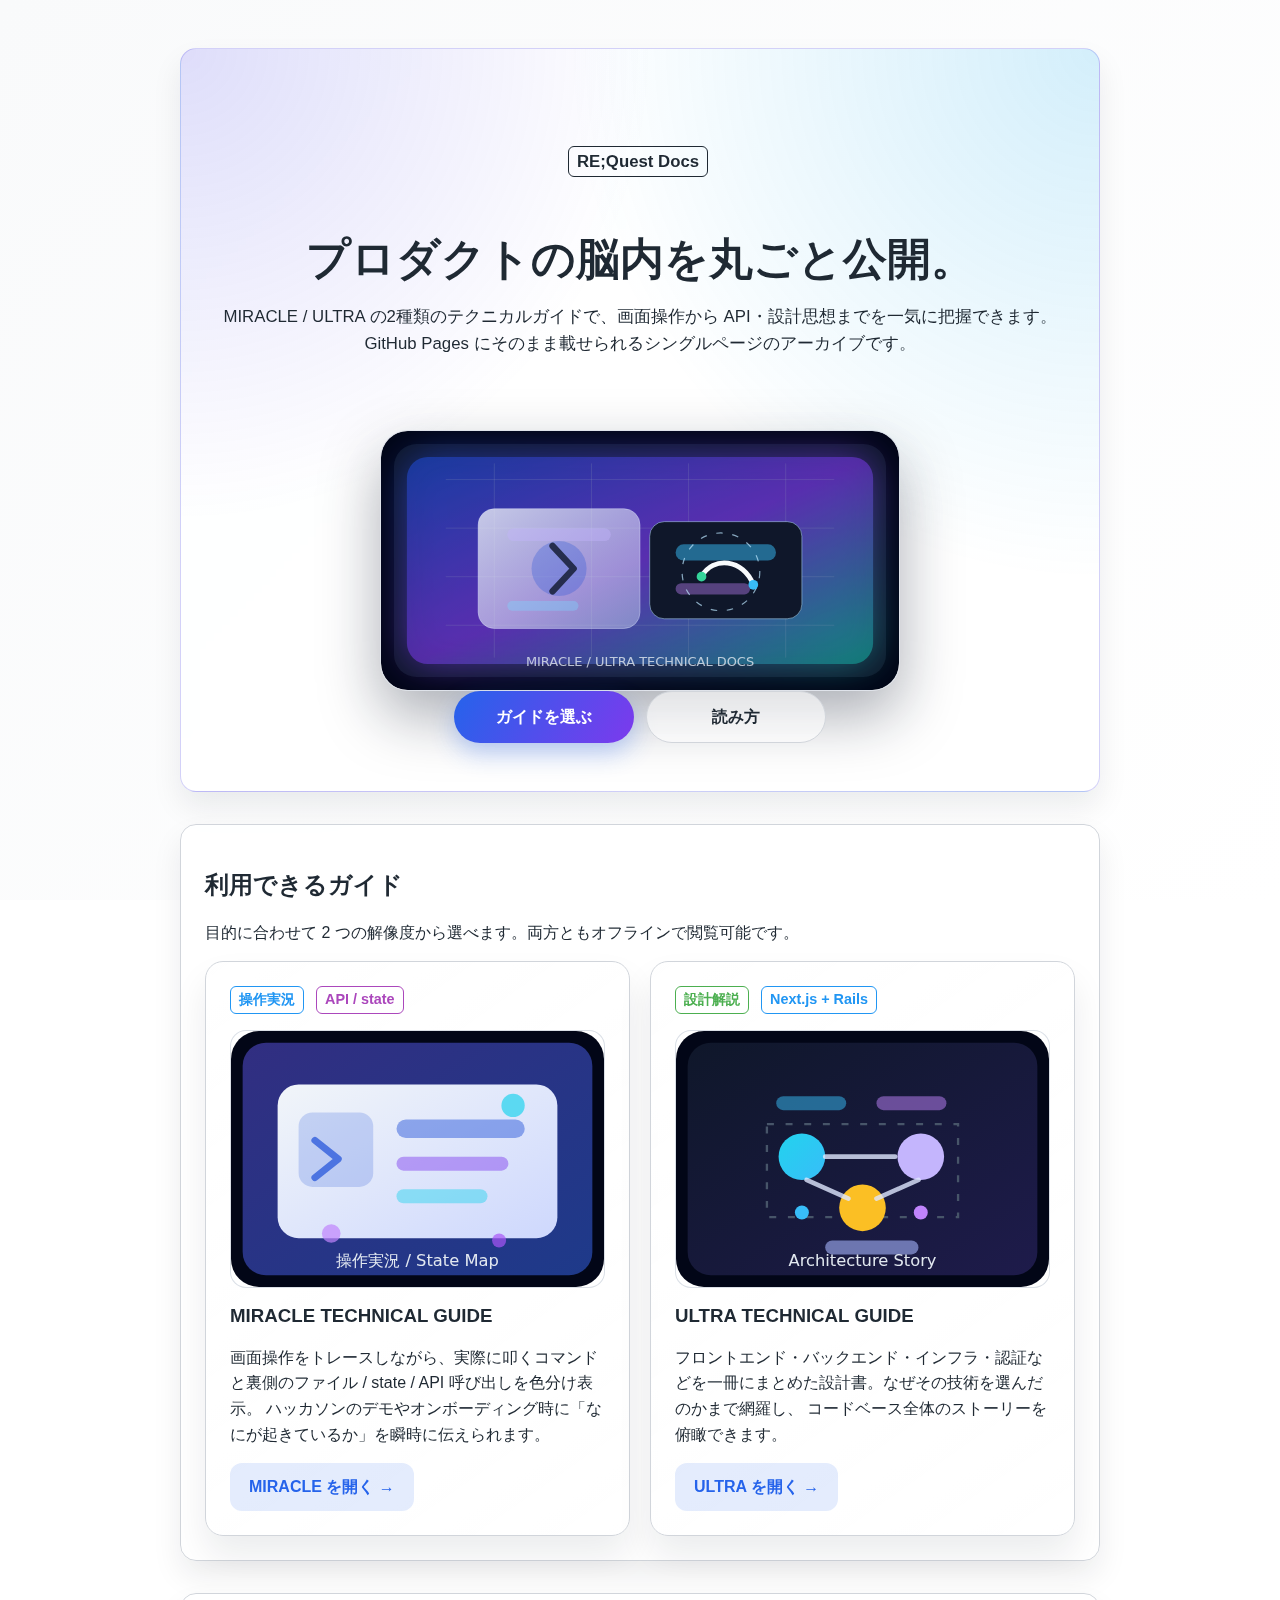
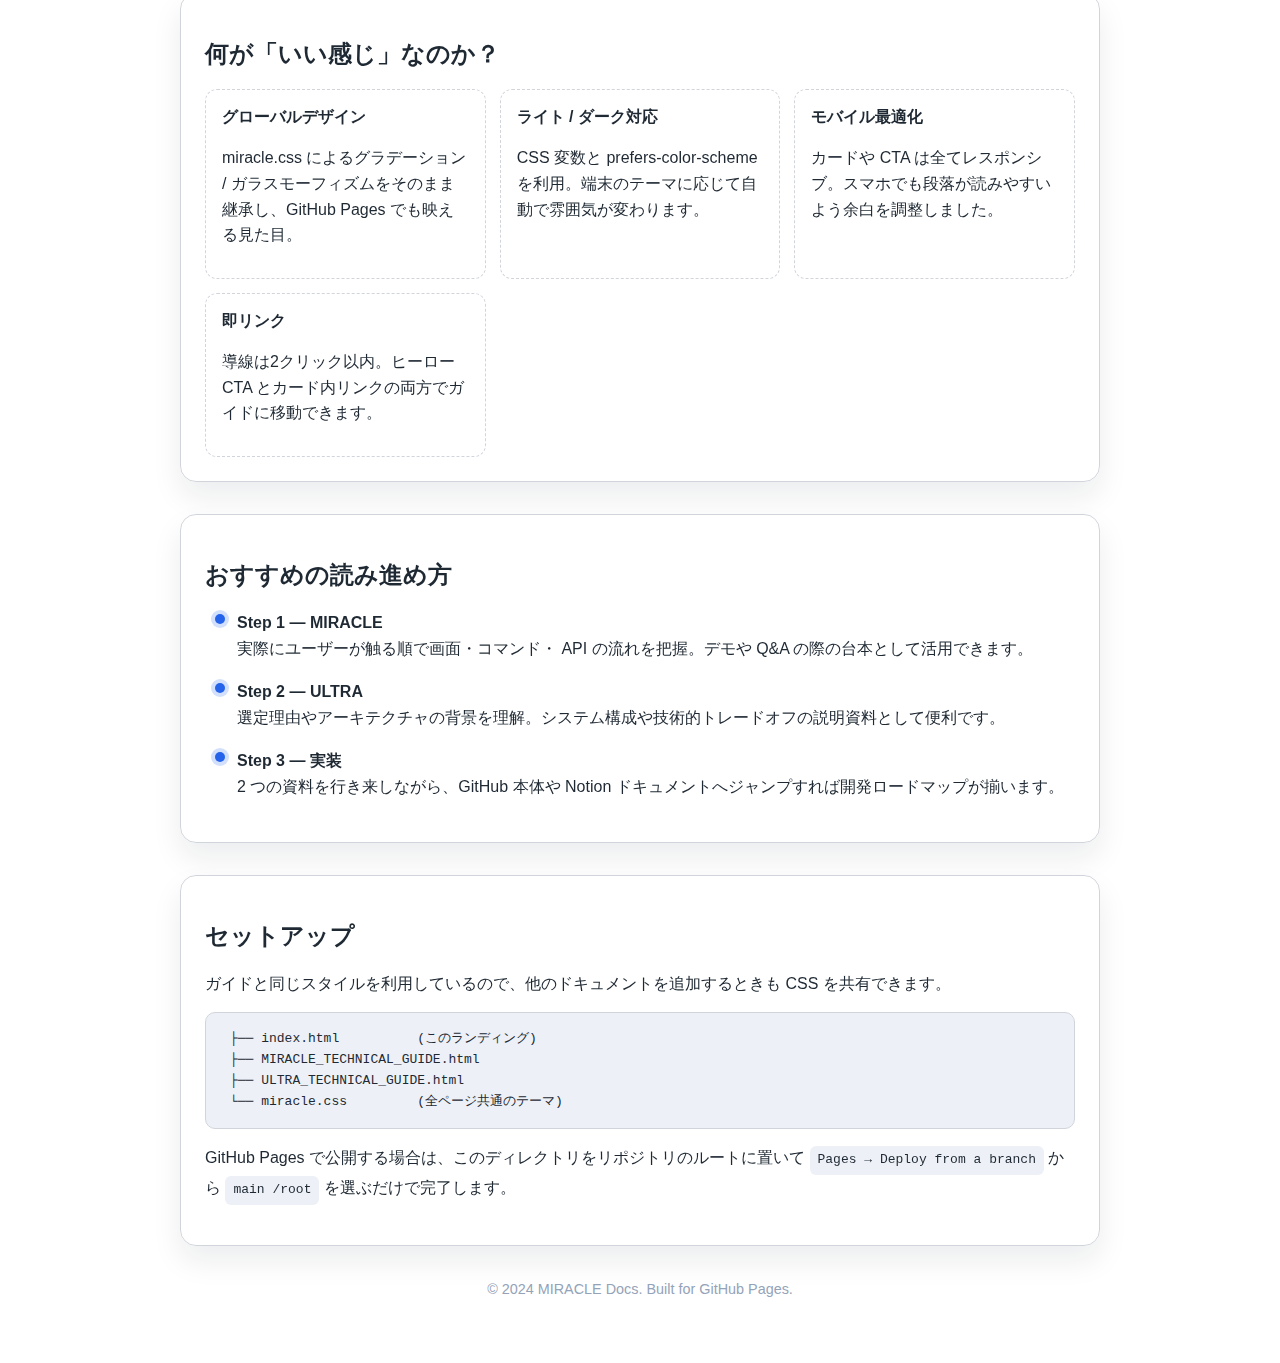
<file: index.html>
<!DOCTYPE html>
<html lang="ja">
  <head>
    <meta charset="UTF-8" />
    <meta
      name="viewport"
      content="width=device-width, initial-scale=1.0, viewport-fit=cover"
    />
    <title>MIRACLE Technical Guides</title>
    <link rel="stylesheet" href="miracle.css" />
    <style>
      body {
        min-height: 100vh;
        display: flex;
        align-items: stretch;
        justify-content: center;
        background-attachment: fixed;
      }
      main {
        width: 100%;
      }
      header {
        padding-bottom: 16px;
      }
      .landing-hero {
        background: radial-gradient(
            circle at 0% 0%,
            rgba(79, 70, 229, 0.18),
            transparent 40%
          ),
          radial-gradient(
            circle at 100% 0%,
            rgba(14, 165, 233, 0.18),
            transparent 45%
          ),
          var(--card-bg);
        border: 1px solid rgba(79, 70, 229, 0.25);
        text-align: center;
        padding: 48px 32px;
        margin-bottom: 32px;
      }
      .landing-hero h1 {
        font-size: clamp(2rem, 5vw, 2.75rem);
        margin-bottom: 12px;
      }
      .landing-hero p {
        margin-bottom: 24px;
        font-size: 1.05rem;
      }
      .cta-buttons {
        display: inline-flex;
        flex-wrap: wrap;
        gap: 12px;
        justify-content: center;
      }
      .cta-buttons a {
        display: inline-flex;
        align-items: center;
        justify-content: center;
        min-width: 180px;
        padding: 12px 24px;
        border-radius: 999px;
        font-weight: 600;
        text-decoration: none;
        transition: transform 0.2s ease, box-shadow 0.2s ease;
      }
      .cta-primary {
        background: linear-gradient(120deg, #2563eb, #7c3aed);
        color: #fff;
        box-shadow: 0 10px 25px rgba(37, 99, 235, 0.3);
      }
      .cta-secondary {
        border: 1px solid var(--border);
        color: var(--fg);
        background: rgba(255, 255, 255, 0.6);
      }
      .cta-buttons a:hover {
        transform: translateY(-2px);
      }
      .guide-grid {
        display: grid;
        gap: 20px;
        grid-template-columns: repeat(auto-fit, minmax(260px, 1fr));
      }
      .guide-card {
        padding: 24px;
        border-radius: 18px;
        border: 1px solid var(--border);
        background: linear-gradient(145deg, var(--card-bg), rgba(255, 255, 255, 0.5));
        box-shadow: 0 20px 35px rgba(15, 23, 42, 0.08);
        display: flex;
        flex-direction: column;
        gap: 16px;
      }
      .guide-card h3 {
        margin: 0;
      }
      .guide-card p {
        flex: 1;
        margin: 0;
      }
      .guide-meta {
        display: flex;
        flex-wrap: wrap;
        gap: 8px;
        font-size: 0.9rem;
        color: #64748b;
      }
      .guide-card a {
        align-self: flex-start;
        padding: 10px 18px;
        border-radius: 12px;
        border: 1px solid transparent;
        text-decoration: none;
        font-weight: 600;
        background: rgba(37, 99, 235, 0.12);
        color: #2563eb;
        transition: background 0.2s ease, border-color 0.2s ease;
      }
      .guide-card a:hover {
        border-color: rgba(37, 99, 235, 0.4);
        background: rgba(37, 99, 235, 0.18);
      }
      .highlight-list {
        display: grid;
        grid-template-columns: repeat(auto-fit, minmax(210px, 1fr));
        gap: 14px;
        margin-top: 18px;
      }
      .highlight-item {
        padding: 14px 16px;
        border-radius: 12px;
        border: 1px dashed var(--border);
        background: rgba(255, 255, 255, 0.4);
      }
      .timeline {
        list-style: none;
        padding-left: 0;
      }
      .timeline li {
        position: relative;
        padding-left: 32px;
        margin-bottom: 18px;
      }
      .timeline li::before {
        content: "";
        position: absolute;
        left: 10px;
        top: 4px;
        width: 10px;
        height: 10px;
        border-radius: 50%;
        background: #2563eb;
        box-shadow: 0 0 0 4px rgba(37, 99, 235, 0.2);
      }
      footer {
        text-align: center;
        font-size: 0.9rem;
        color: #94a3b8;
      }
      .hero-visual {
        width: min(520px, 90%);
        display: block;
        margin: 32px auto 0;
        border-radius: 28px;
        border: 1px solid rgba(148, 163, 184, 0.3);
        box-shadow: 0 25px 60px rgba(15, 23, 42, 0.35);
        background: radial-gradient(circle at 20% 20%, rgba(255, 255, 255, 0.12), transparent 50%);
      }
      .guide-illustration {
        width: 100%;
        border-radius: 16px;
        border: 1px solid rgba(148, 163, 184, 0.35);
        background: radial-gradient(circle at 30% 30%, rgba(255, 255, 255, 0.1), transparent 60%);
        box-shadow: inset 0 1px 0 rgba(255, 255, 255, 0.35);
      }
    </style>
  </head>
  <body>
    <main>
      <section class="landing-hero">
        <header>
          <p class="badge badge-outline">RE;Quest Docs</p>
          <h1>プロダクトの脳内を丸ごと公開。</h1>
          <p>
            MIRACLE / ULTRA の2種類のテクニカルガイドで、画面操作から API・設計思想までを一気に把握できます。
            GitHub Pages にそのまま載せられるシングルページのアーカイブです。
          </p>
        </header>
        <img
          src="img/hero-panel.svg"
          alt="MIRACLE / ULTRA ガイドのダッシュボードイメージ"
          class="hero-visual"
          loading="lazy"
          decoding="async"
        />
        <div class="cta-buttons">
          <a class="cta-primary" href="#guides">ガイドを選ぶ</a>
          <a class="cta-secondary" href="#how-to-use">読み方</a>
        </div>
      </section>

      <section id="guides">
        <h2>利用できるガイド</h2>
        <p>目的に合わせて 2 つの解像度から選べます。両方ともオフラインで閲覧可能です。</p>
        <div class="guide-grid">
          <article class="guide-card">
            <div class="guide-meta">
              <span class="badge badge-file">操作実況</span>
              <span class="badge badge-state">API / state</span>
            </div>
            <img
              src="img/miracle-guide.svg"
              alt="MIRACLE TECHNICAL GUIDE のインタラクションを表した図"
              class="guide-illustration"
              loading="lazy"
              decoding="async"
            />
            <h3>MIRACLE TECHNICAL GUIDE</h3>
            <p>
              画面操作をトレースしながら、実際に叩くコマンドと裏側のファイル / state / API 呼び出しを色分け表示。
              ハッカソンのデモやオンボーディング時に「なにが起きているか」を瞬時に伝えられます。
            </p>
            <a href="MIRACLE_TECHNICAL_GUIDE.html">MIRACLE を開く →</a>
          </article>
          <article class="guide-card">
            <div class="guide-meta">
              <span class="badge badge-command">設計解説</span>
              <span class="badge badge-file">Next.js + Rails</span>
            </div>
            <img
              src="img/ultra-guide.svg"
              alt="ULTRA TECHNICAL GUIDE のアーキテクチャ図"
              class="guide-illustration"
              loading="lazy"
              decoding="async"
            />
            <h3>ULTRA TECHNICAL GUIDE</h3>
            <p>
              フロントエンド・バックエンド・インフラ・認証などを一冊にまとめた設計書。なぜその技術を選んだのかまで網羅し、
              コードベース全体のストーリーを俯瞰できます。
            </p>
            <a href="ULTRA_TECHNICAL_GUIDE.html">ULTRA を開く →</a>
          </article>
        </div>
      </section>

      <section id="highlights">
        <h2>何が「いい感じ」なのか？</h2>
        <div class="highlight-list">
          <div class="highlight-item">
            <strong>グローバルデザイン</strong>
            <p>miracle.css によるグラデーション / ガラスモーフィズムをそのまま継承し、GitHub Pages でも映える見た目。</p>
          </div>
          <div class="highlight-item">
            <strong>ライト / ダーク対応</strong>
            <p>CSS 変数と prefers-color-scheme を利用。端末のテーマに応じて自動で雰囲気が変わります。</p>
          </div>
          <div class="highlight-item">
            <strong>モバイル最適化</strong>
            <p>カードや CTA は全てレスポンシブ。スマホでも段落が読みやすいよう余白を調整しました。</p>
          </div>
          <div class="highlight-item">
            <strong>即リンク</strong>
            <p>導線は2クリック以内。ヒーロー CTA とカード内リンクの両方でガイドに移動できます。</p>
          </div>
        </div>
      </section>

      <section id="how-to-use">
        <h2>おすすめの読み進め方</h2>
        <ul class="timeline">
          <li>
            <strong>Step 1 — MIRACLE</strong><br />
            実際にユーザーが触る順で画面・コマンド・ API の流れを把握。デモや Q&A の際の台本として活用できます。
          </li>
          <li>
            <strong>Step 2 — ULTRA</strong><br />
            選定理由やアーキテクチャの背景を理解。システム構成や技術的トレードオフの説明資料として便利です。
          </li>
          <li>
            <strong>Step 3 — 実装</strong><br />
            2 つの資料を行き来しながら、GitHub 本体や Notion ドキュメントへジャンプすれば開発ロードマップが揃います。
          </li>
        </ul>
      </section>

      <section>
        <h2>セットアップ</h2>
        <p>ガイドと同じスタイルを利用しているので、他のドキュメントを追加するときも CSS を共有できます。</p>
        <pre><code>├── index.html          (このランディング)
├── MIRACLE_TECHNICAL_GUIDE.html
├── ULTRA_TECHNICAL_GUIDE.html
└── miracle.css         (全ページ共通のテーマ)</code></pre>
        <p>
          GitHub Pages で公開する場合は、このディレクトリをリポジトリのルートに置いて
          <code>Pages → Deploy from a branch</code> から <code>main /root</code> を選ぶだけで完了します。
        </p>
      </section>

      <footer>
        &copy; 2024 MIRACLE Docs. Built for GitHub Pages.
      </footer>
    </main>
  </body>
</html>
</file>
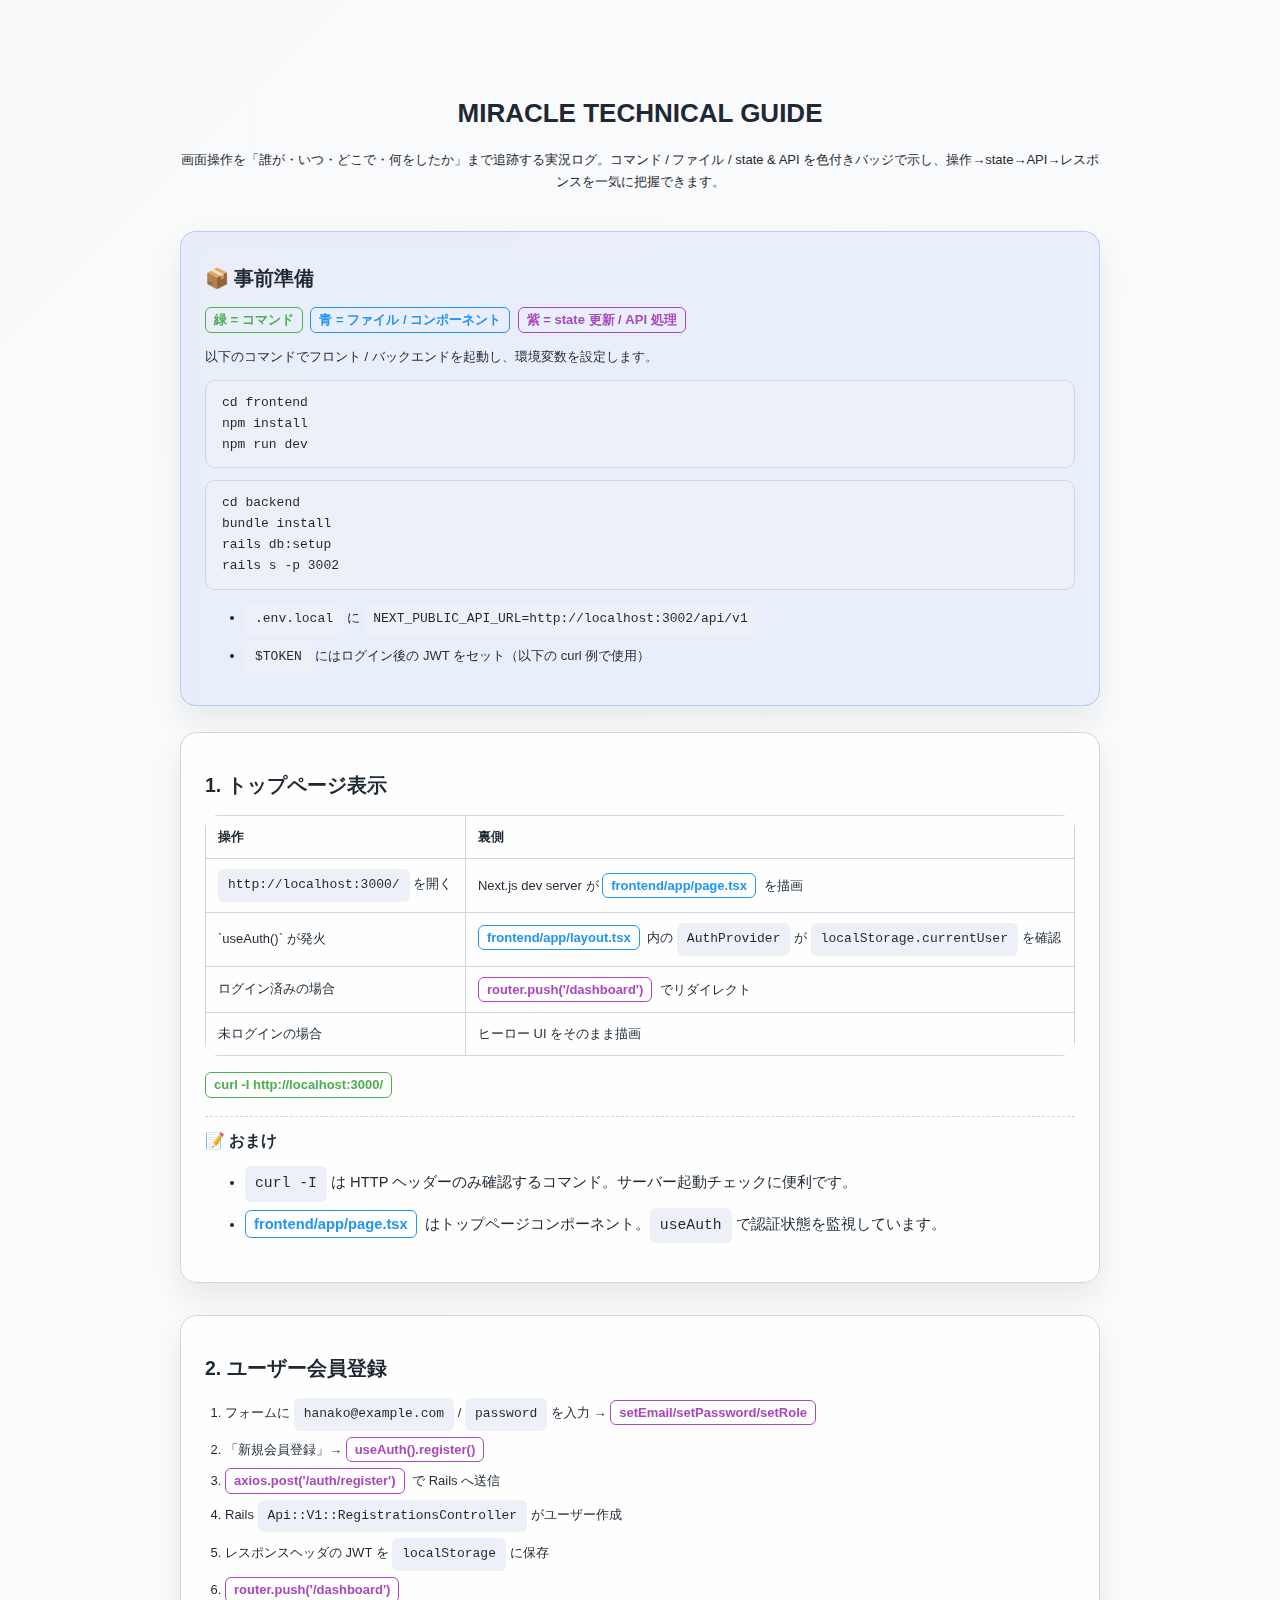
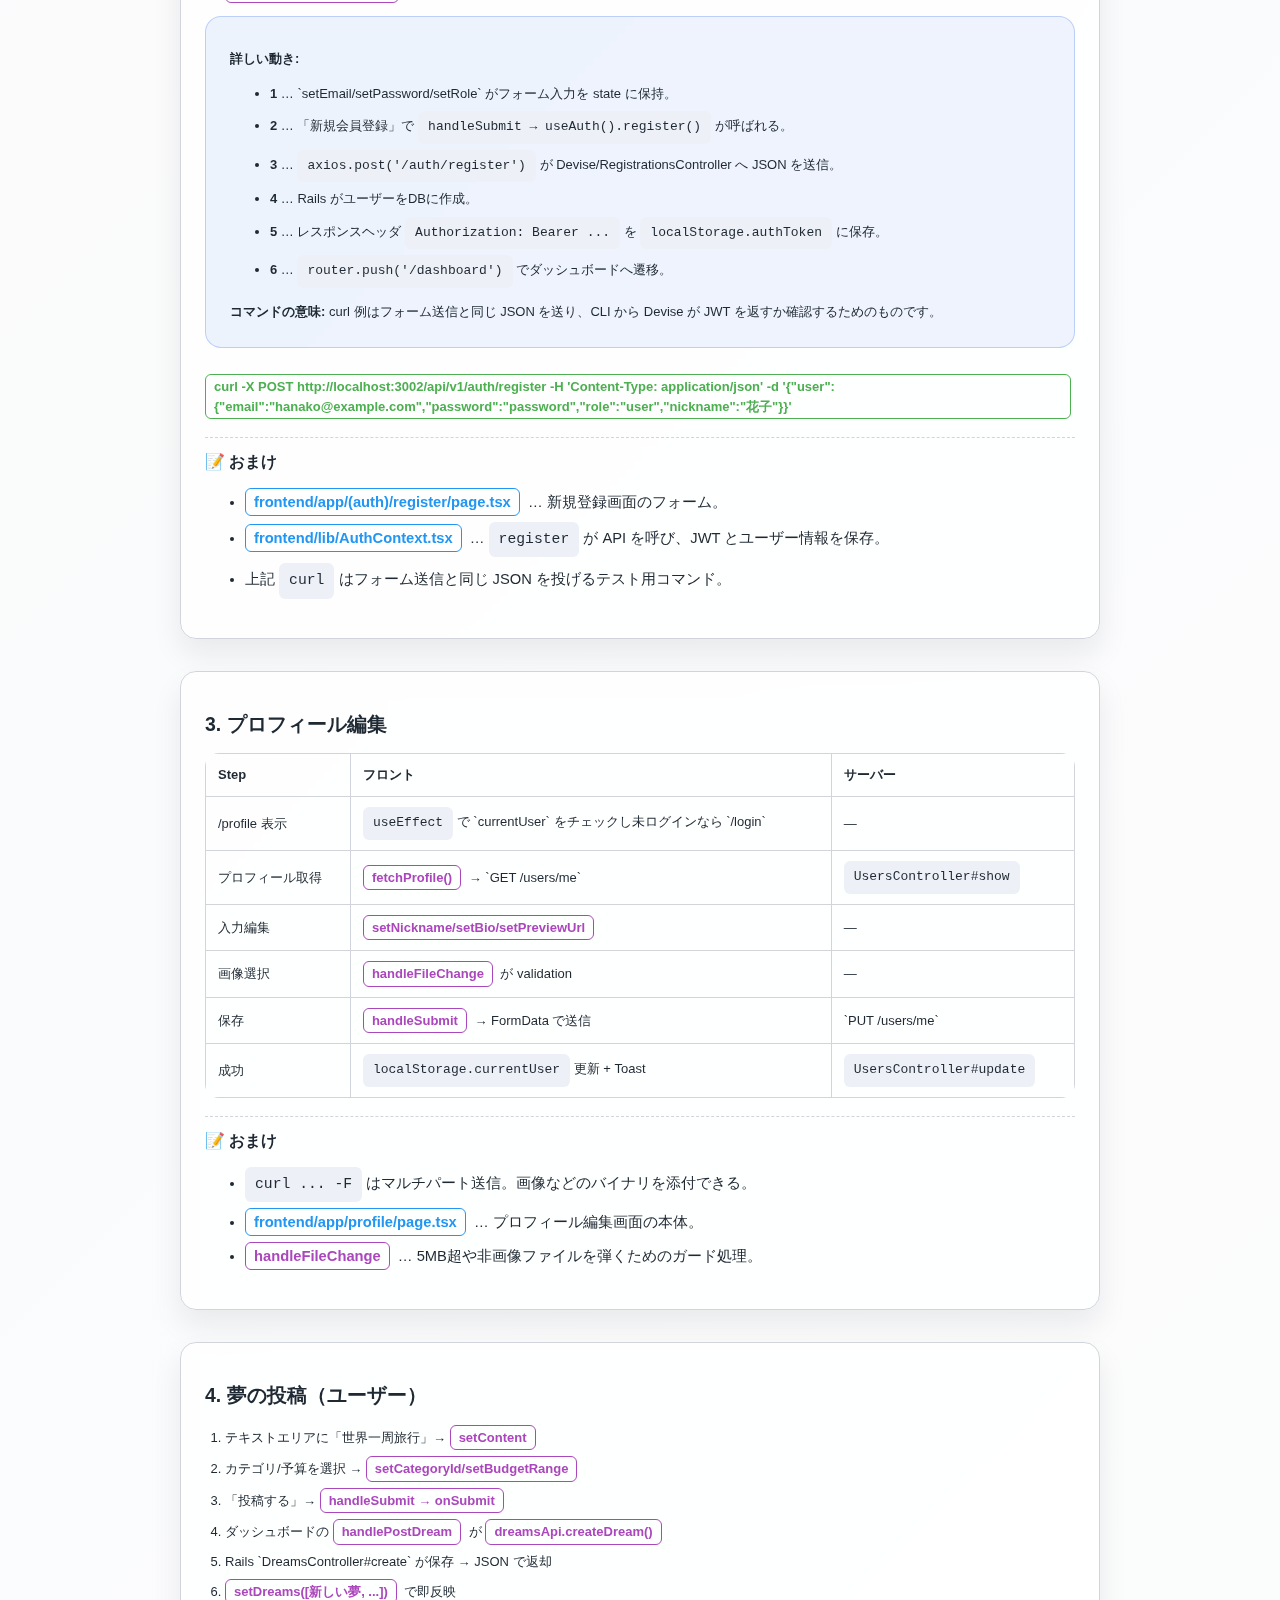
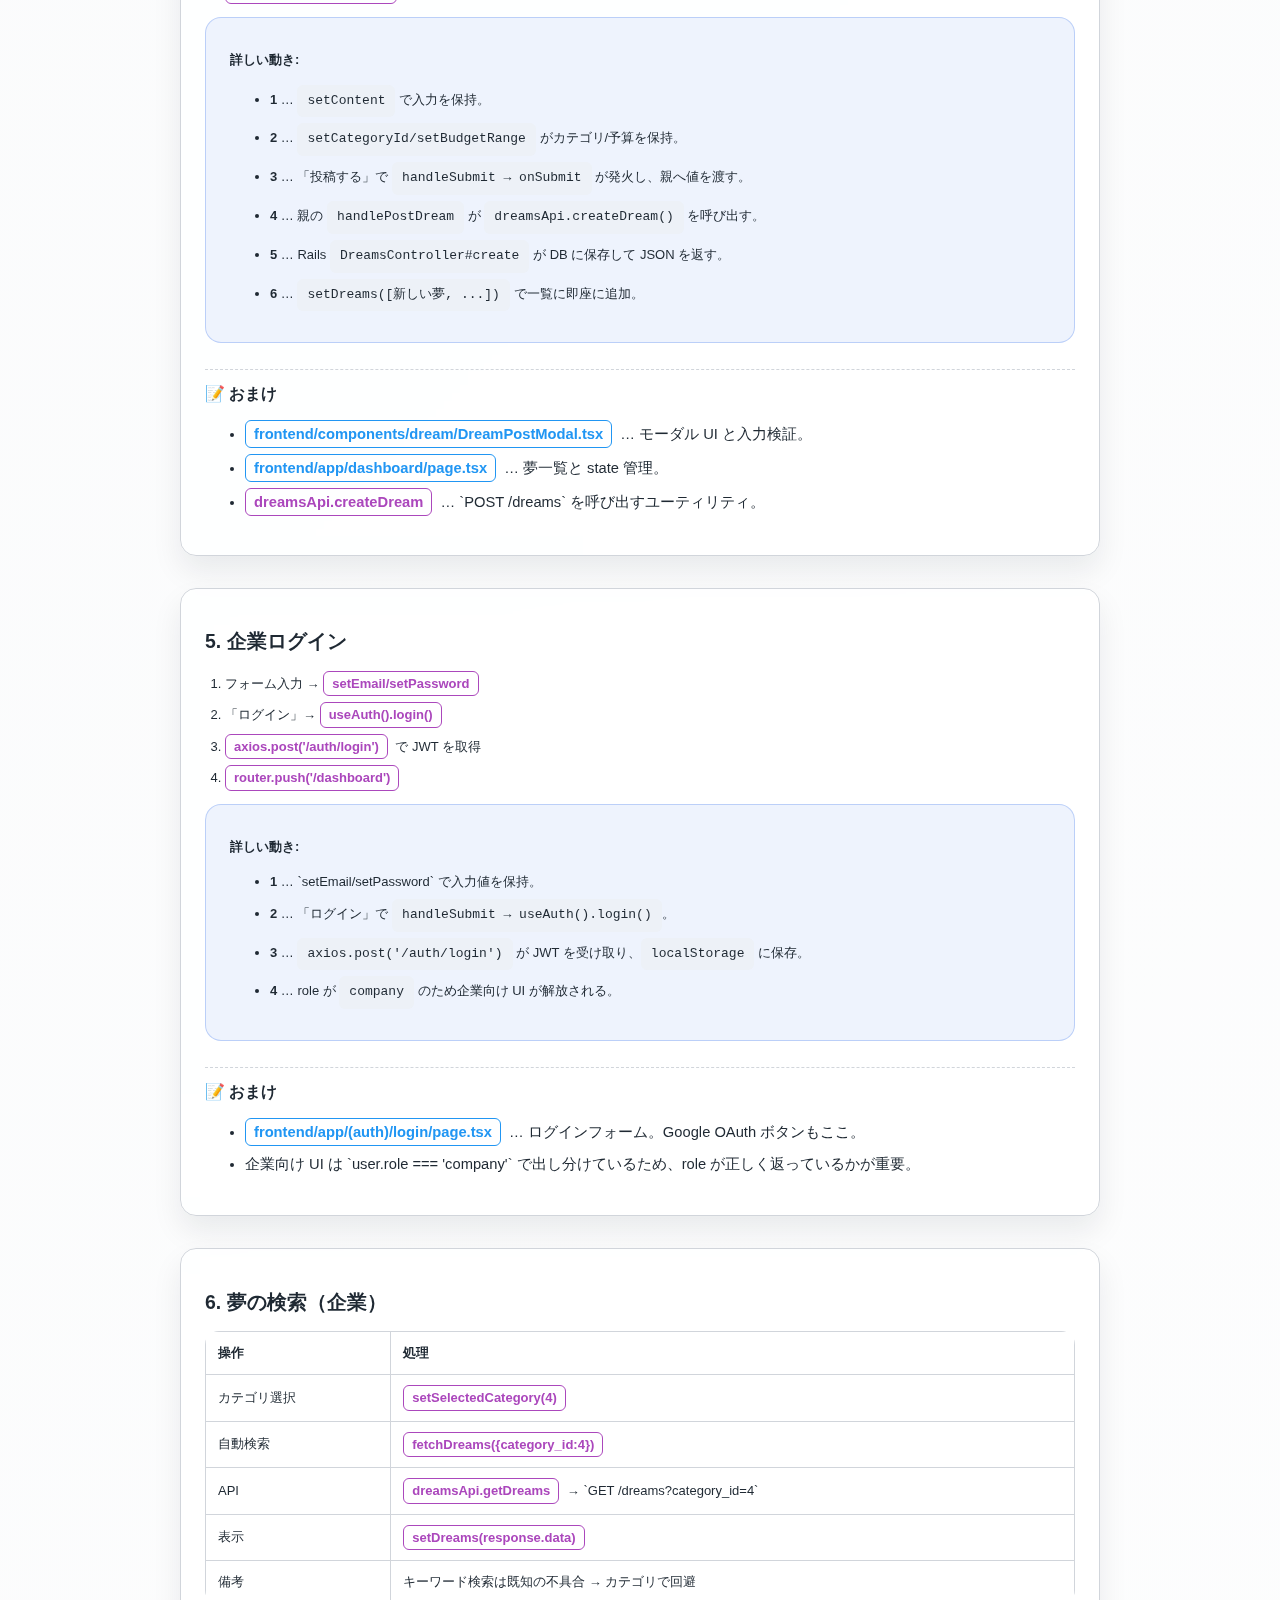
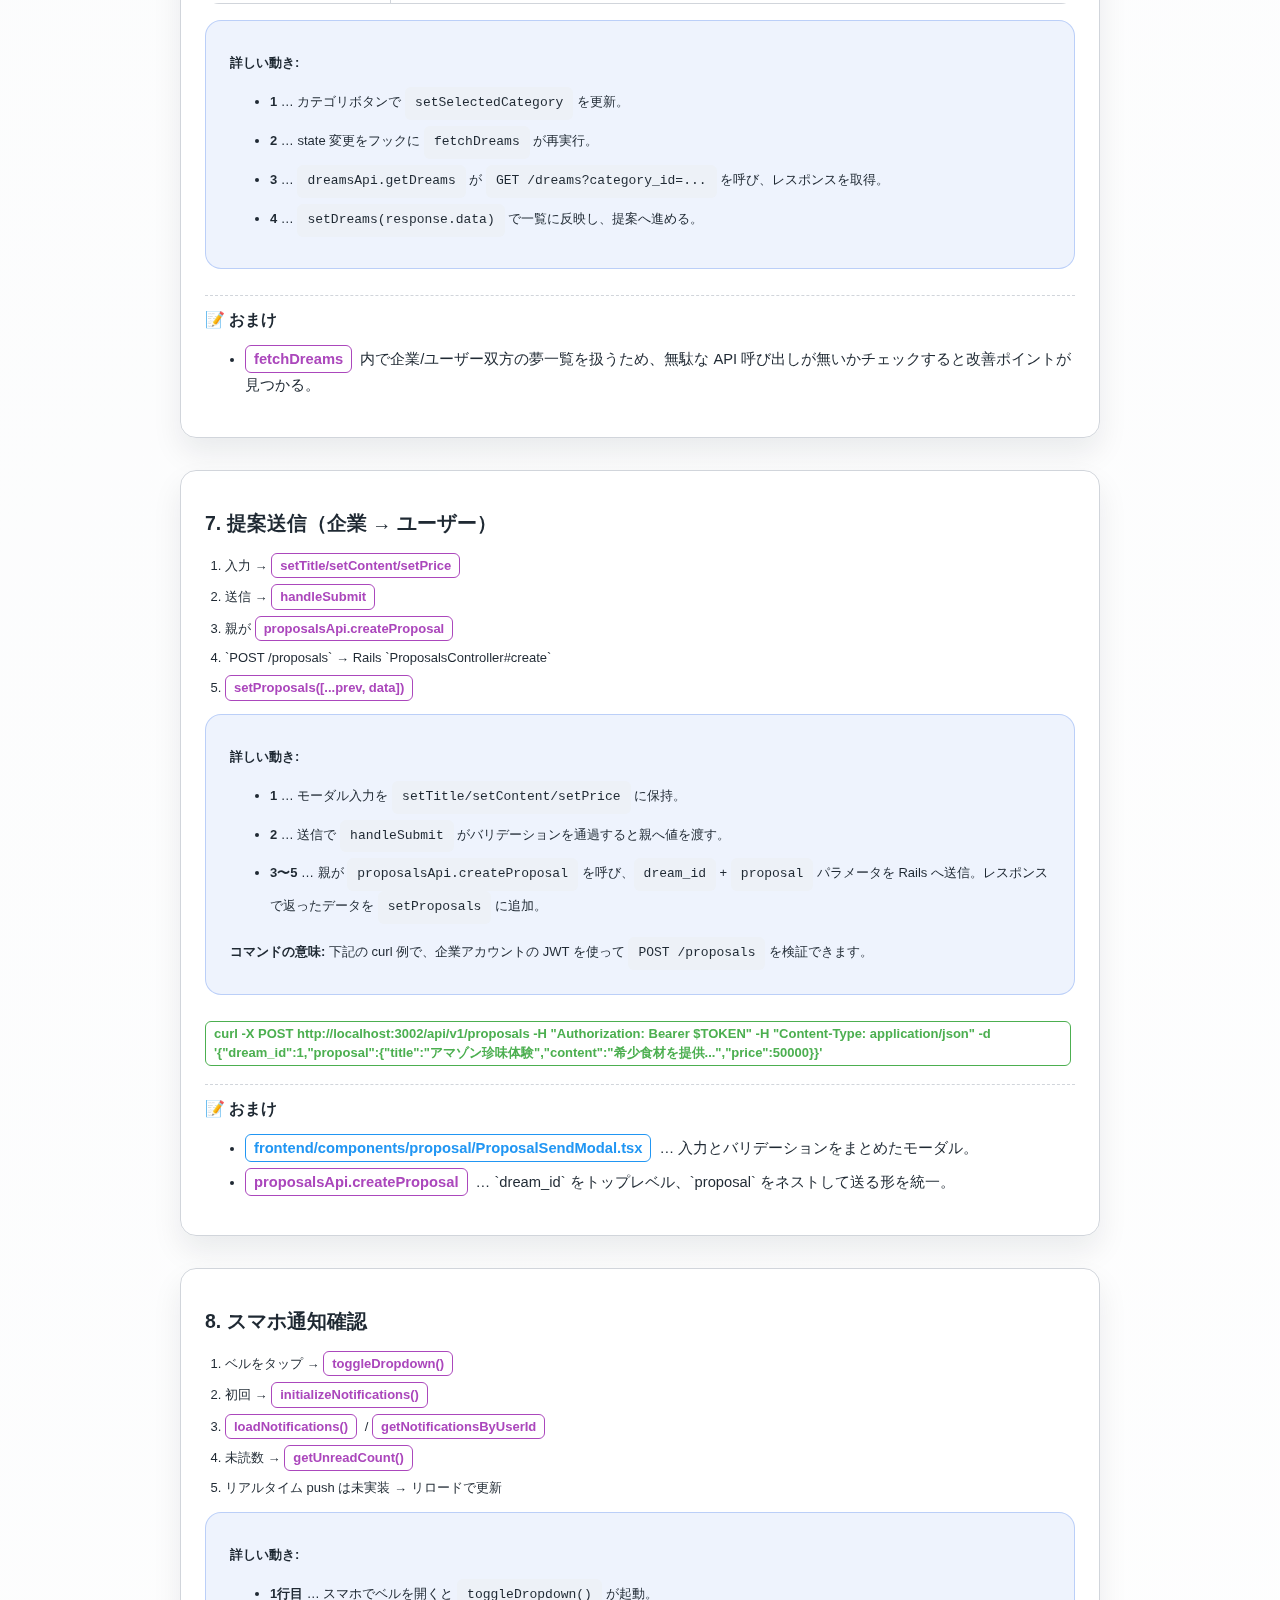
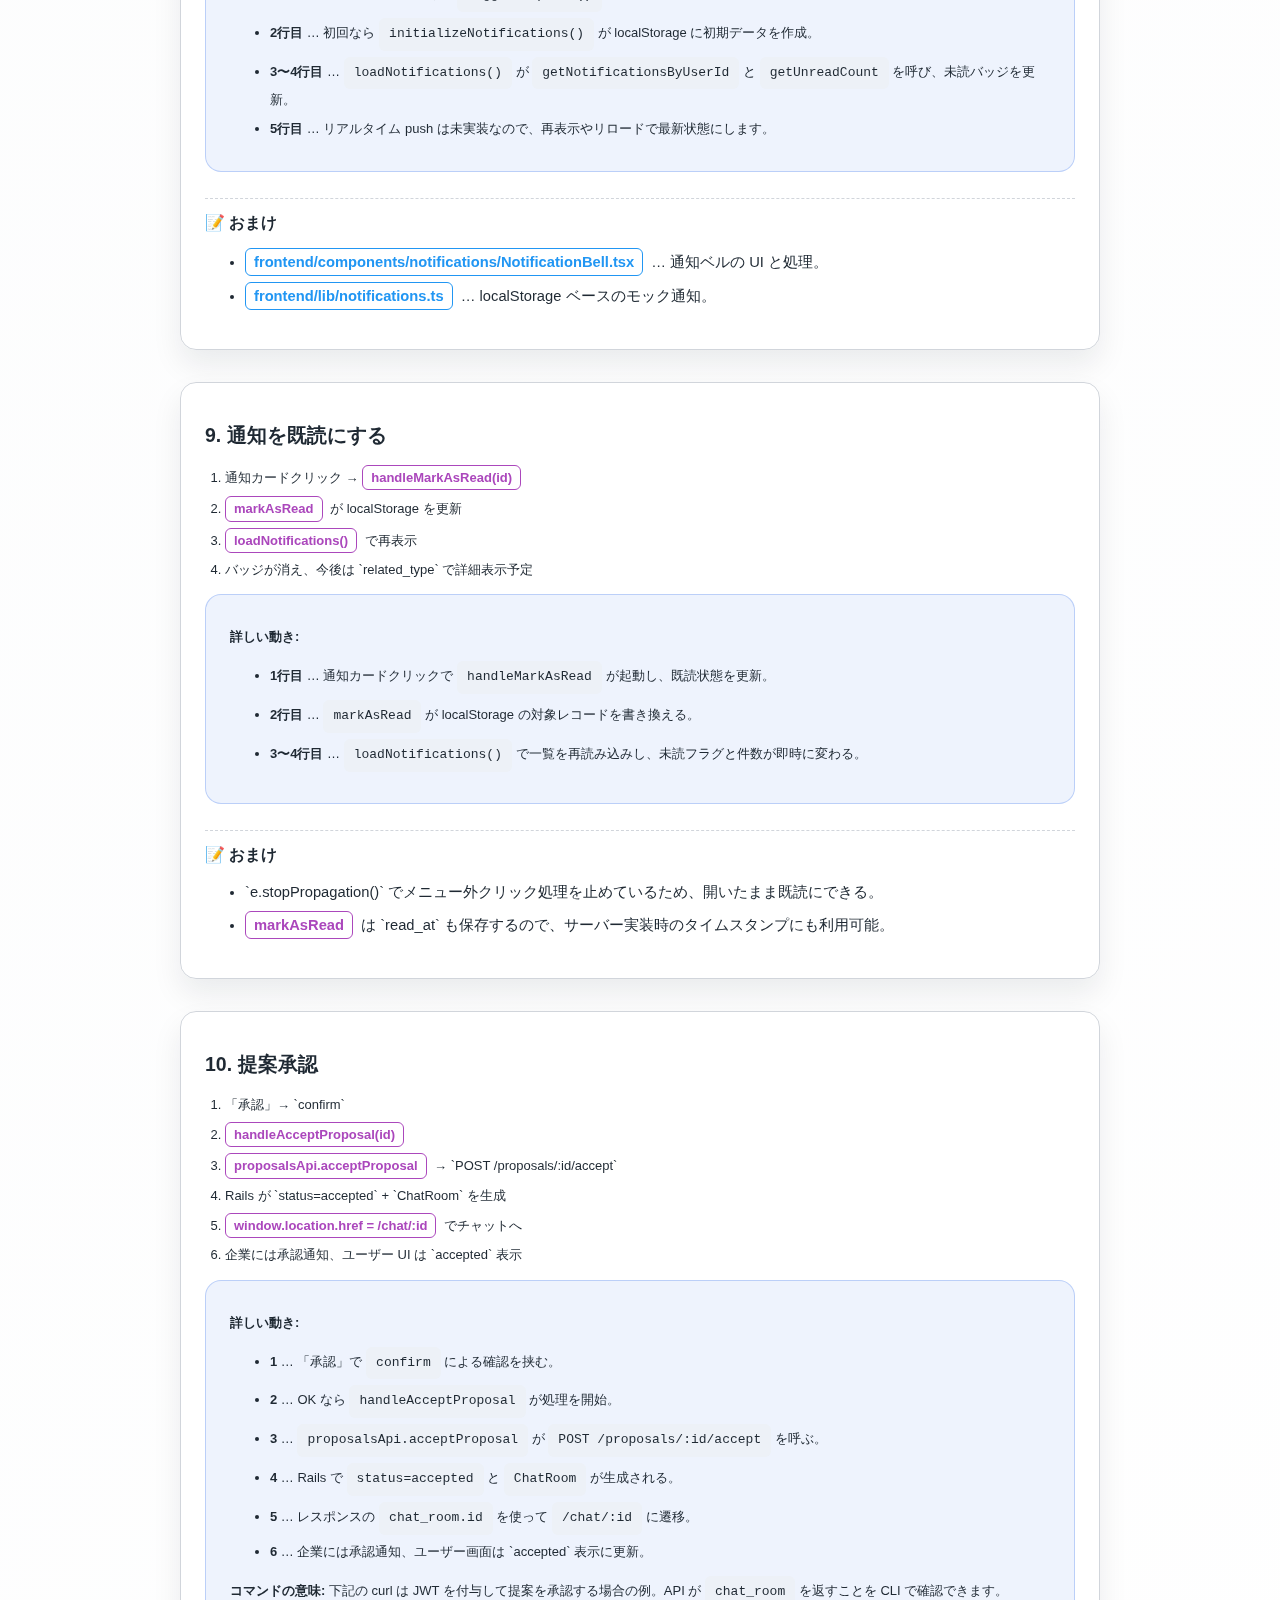
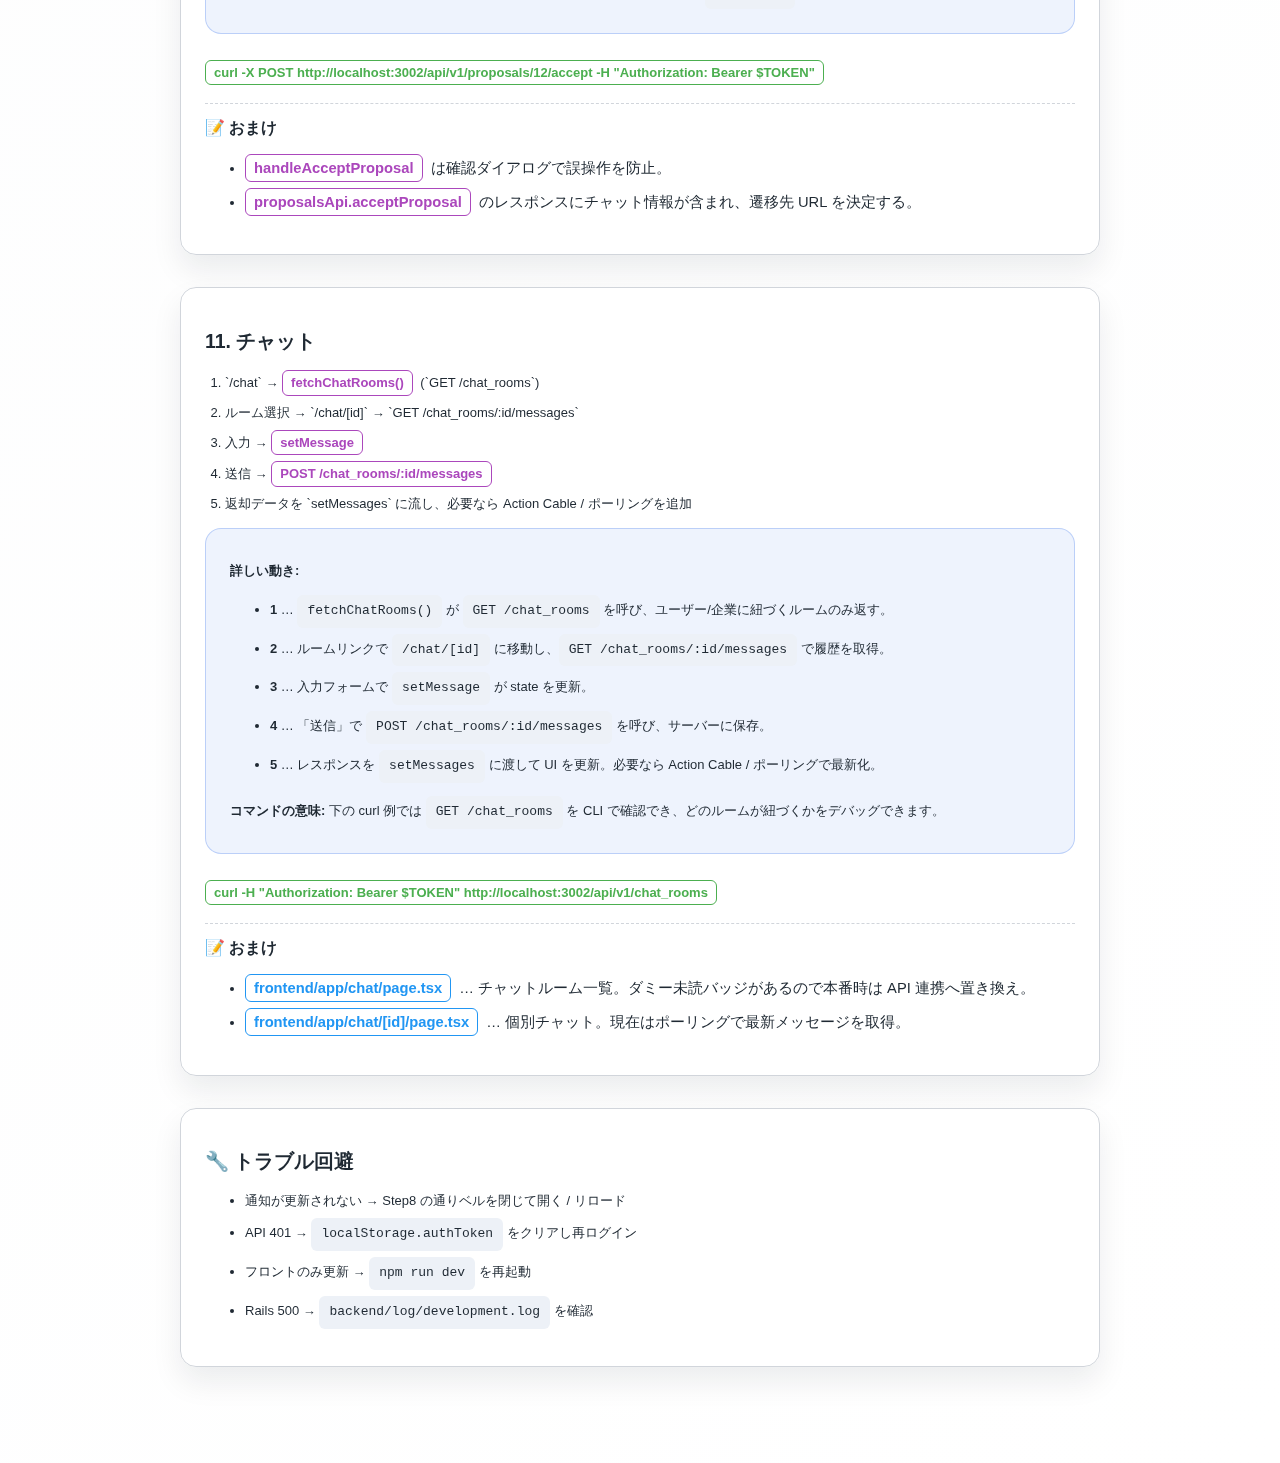
<file: MIRACLE_TECHNICAL_GUIDE.html>
<!DOCTYPE html>
<html lang="ja">
  <head>
    <meta charset="UTF-8" />
    <meta name="viewport" content="width=device-width, initial-scale=1.0" />
    <title>MIRACLE TECHNICAL GUIDE</title>
    <link rel="stylesheet" href="miracle.css" />
    <style>
      body {
        line-height: 1.7;
        font-size: 13px;
      }
      p,
      li {
        margin-bottom: 6px;
      }
      pre,
      code {
        line-height: 1.6;
        padding: 6px 10px;
      }
    </style>
  </head>
  <body>
    <main>
      <header>
        <h1>MIRACLE TECHNICAL GUIDE</h1>
        <p>
          画面操作を「誰が・いつ・どこで・何をしたか」まで追跡する実況ログ。コマンド /
          ファイル / state &amp; API を色付きバッジで示し、操作→state→API→レスポンスを一気に把握できます。
        </p>
      </header>

      <section class="hero">
        <h2>📦 事前準備</h2>
        <p>
          <span class="badge badge-outline badge-command">緑 = コマンド</span>
          <span class="badge badge-outline badge-file">青 = ファイル / コンポーネント</span>
          <span class="badge badge-outline badge-state">紫 = state 更新 / API 処理</span>
        </p>
        <p>以下のコマンドでフロント / バックエンドを起動し、環境変数を設定します。</p>
        <pre class="code-stack">cd frontend
npm install
npm run dev</pre>
        <pre class="code-stack">cd backend
bundle install
rails db:setup
rails s -p 3002</pre>
        <ul>
          <li><code>.env.local</code> に <code>NEXT_PUBLIC_API_URL=http://localhost:3002/api/v1</code></li>
          <li><code>$TOKEN</code> にはログイン後の JWT をセット（以下の curl 例で使用）</li>
        </ul>
      </section>

      <section id="step1">
        <h2>1. トップページ表示</h2>
        <table class="responsive-table">
          <tr>
            <th scope="col">操作</th>
            <th scope="col">裏側</th>
          </tr>
          <tr>
            <td data-label="操作"><code>http://localhost:3000/</code> を開く</td>
            <td data-label="裏側">
              Next.js dev server が <span class="badge badge-file">frontend/app/page.tsx</span> を描画
            </td>
          </tr>
          <tr>
            <td data-label="操作">`useAuth()` が発火</td>
            <td data-label="裏側">
              <span class="badge badge-file">frontend/app/layout.tsx</span> 内の
              <code>AuthProvider</code> が <code>localStorage.currentUser</code> を確認
            </td>
          </tr>
          <tr>
            <td data-label="操作">ログイン済みの場合</td>
            <td data-label="裏側"><span class="badge badge-state">router.push('/dashboard')</span> でリダイレクト</td>
          </tr>
          <tr>
            <td data-label="操作">未ログインの場合</td>
            <td data-label="裏側">ヒーロー UI をそのまま描画</td>
          </tr>
        </table>
        <p><span class="badge badge-command">curl -I http://localhost:3000/</span></p>
        <div class="omake">
          <h4>📝 おまけ</h4>
          <ul>
            <li><code>curl -I</code> は HTTP ヘッダーのみ確認するコマンド。サーバー起動チェックに便利です。</li>
            <li>
              <span class="badge badge-file">frontend/app/page.tsx</span> はトップページコンポーネント。<code>useAuth</code>
              で認証状態を監視しています。
            </li>
          </ul>
        </div>
      </section>

      <section id="step2">
        <h2>2. ユーザー会員登録</h2>
        <ol class="steps">
          <li>フォームに <code>hanako@example.com</code> / <code>password</code> を入力 → <span class="badge badge-state">setEmail/setPassword/setRole</span></li>
          <li>「新規会員登録」→ <span class="badge badge-state">useAuth().register()</span></li>
          <li><span class="badge badge-state">axios.post('/auth/register')</span> で Rails へ送信</li>
          <li>Rails <code>Api::V1::RegistrationsController</code> がユーザー作成</li>
          <li>レスポンスヘッダの JWT を <code>localStorage</code> に保存</li>
          <li><span class="badge badge-state">router.push('/dashboard')</span></li>
        </ol>
        <div class="hero">
          <p><strong>詳しい動き:</strong></p>
          <ul>
            <li><strong>1</strong> … `setEmail/setPassword/setRole` がフォーム入力を state に保持。</li>
            <li><strong>2</strong> … 「新規会員登録」で <code>handleSubmit → useAuth().register()</code> が呼ばれる。</li>
            <li><strong>3</strong> … <code>axios.post('/auth/register')</code> が Devise/RegistrationsController へ JSON を送信。</li>
            <li><strong>4</strong> … Rails がユーザーをDBに作成。</li>
            <li><strong>5</strong> … レスポンスヘッダ <code>Authorization: Bearer ...</code> を <code>localStorage.authToken</code> に保存。</li>
            <li><strong>6</strong> … <code>router.push('/dashboard')</code> でダッシュボードへ遷移。</li>
          </ul>
          <p><strong>コマンドの意味:</strong> curl 例はフォーム送信と同じ JSON を送り、CLI から Devise が JWT を返すか確認するためのものです。</p>
        </div>
        <p><span class="badge badge-command">curl -X POST http://localhost:3002/api/v1/auth/register -H 'Content-Type: application/json' -d '{"user":{"email":"hanako@example.com","password":"password","role":"user","nickname":"花子"}}'</span></p>
        <div class="omake">
          <h4>📝 おまけ</h4>
          <ul>
            <li><span class="badge badge-file">frontend/app/(auth)/register/page.tsx</span> … 新規登録画面のフォーム。</li>
            <li><span class="badge badge-file">frontend/lib/AuthContext.tsx</span> … <code>register</code> が API を呼び、JWT とユーザー情報を保存。</li>
            <li>上記 <code>curl</code> はフォーム送信と同じ JSON を投げるテスト用コマンド。</li>
          </ul>
        </div>
      </section>

      <section id="step3">
        <h2>3. プロフィール編集</h2>
        <table class="responsive-table">
          <tr>
            <th scope="col">Step</th>
            <th scope="col">フロント</th>
            <th scope="col">サーバー</th>
          </tr>
          <tr>
            <td data-label="Step">/profile 表示</td>
            <td data-label="フロント"><code>useEffect</code> で `currentUser` をチェックし未ログインなら `/login`</td>
            <td data-label="サーバー">—</td>
          </tr>
          <tr>
            <td data-label="Step">プロフィール取得</td>
            <td data-label="フロント"><span class="badge badge-state">fetchProfile()</span> → `GET /users/me`</td>
            <td data-label="サーバー"><code>UsersController#show</code></td>
          </tr>
          <tr>
            <td data-label="Step">入力編集</td>
            <td data-label="フロント"><span class="badge badge-state">setNickname/setBio/setPreviewUrl</span></td>
            <td data-label="サーバー">—</td>
          </tr>
          <tr>
            <td data-label="Step">画像選択</td>
            <td data-label="フロント"><span class="badge badge-state">handleFileChange</span> が validation</td>
            <td data-label="サーバー">—</td>
          </tr>
          <tr>
            <td data-label="Step">保存</td>
            <td data-label="フロント"><span class="badge badge-state">handleSubmit</span> → FormData で送信</td>
            <td data-label="サーバー">`PUT /users/me`</td>
          </tr>
          <tr>
            <td data-label="Step">成功</td>
            <td data-label="フロント"><code>localStorage.currentUser</code> 更新 + Toast</td>
            <td data-label="サーバー"><code>UsersController#update</code></td>
          </tr>
        </table>
        <div class="omake">
          <h4>📝 おまけ</h4>
          <ul>
            <li><code>curl ... -F</code> はマルチパート送信。画像などのバイナリを添付できる。</li>
            <li><span class="badge badge-file">frontend/app/profile/page.tsx</span> … プロフィール編集画面の本体。</li>
            <li><span class="badge badge-state">handleFileChange</span> … 5MB超や非画像ファイルを弾くためのガード処理。</li>
          </ul>
        </div>
      </section>

      <section id="step4">
        <h2>4. 夢の投稿（ユーザー）</h2>
        <ol class="steps">
          <li>テキストエリアに「世界一周旅行」→ <span class="badge badge-state">setContent</span></li>
          <li>カテゴリ/予算を選択 → <span class="badge badge-state">setCategoryId/setBudgetRange</span></li>
          <li>「投稿する」→ <span class="badge badge-state">handleSubmit → onSubmit</span></li>
          <li>ダッシュボードの <span class="badge badge-state">handlePostDream</span> が <span class="badge badge-state">dreamsApi.createDream()</span></li>
          <li>Rails `DreamsController#create` が保存 → JSON で返却</li>
          <li><span class="badge badge-state">setDreams([新しい夢, ...])</span> で即反映</li>
        </ol>
        <div class="hero">
          <p><strong>詳しい動き:</strong></p>
          <ul>
            <li><strong>1</strong> … <code>setContent</code> で入力を保持。</li>
            <li><strong>2</strong> … <code>setCategoryId/setBudgetRange</code> がカテゴリ/予算を保持。</li>
            <li><strong>3</strong> … 「投稿する」で <code>handleSubmit → onSubmit</code> が発火し、親へ値を渡す。</li>
            <li><strong>4</strong> … 親の <code>handlePostDream</code> が <code>dreamsApi.createDream()</code> を呼び出す。</li>
            <li><strong>5</strong> … Rails <code>DreamsController#create</code> が DB に保存して JSON を返す。</li>
            <li><strong>6</strong> … <code>setDreams([新しい夢, ...])</code> で一覧に即座に追加。</li>
          </ul>
        </div>
        <div class="omake">
          <h4>📝 おまけ</h4>
          <ul>
            <li><span class="badge badge-file">frontend/components/dream/DreamPostModal.tsx</span> … モーダル UI と入力検証。</li>
            <li><span class="badge badge-file">frontend/app/dashboard/page.tsx</span> … 夢一覧と state 管理。</li>
            <li><span class="badge badge-state">dreamsApi.createDream</span> … `POST /dreams` を呼び出すユーティリティ。</li>
          </ul>
        </div>
      </section>

      <!-- Steps 5-11 -->
      <section id="step5">
        <h2>5. 企業ログイン</h2>
        <ol class="steps">
          <li>フォーム入力 → <span class="badge badge-state">setEmail/setPassword</span></li>
          <li>「ログイン」→ <span class="badge badge-state">useAuth().login()</span></li>
          <li><span class="badge badge-state">axios.post('/auth/login')</span> で JWT を取得</li>
          <li><span class="badge badge-state">router.push('/dashboard')</span></li>
        </ol>
        <div class="hero">
          <p><strong>詳しい動き:</strong></p>
          <ul>
            <li><strong>1</strong> … `setEmail/setPassword` で入力値を保持。</li>
            <li><strong>2</strong> … 「ログイン」で <code>handleSubmit → useAuth().login()</code>。</li>
            <li><strong>3</strong> … <code>axios.post('/auth/login')</code> が JWT を受け取り、<code>localStorage</code> に保存。</li>
            <li><strong>4</strong> … role が <code>company</code> のため企業向け UI が解放される。</li>
          </ul>
        </div>
        <div class="omake">
          <h4>📝 おまけ</h4>
          <ul>
            <li><span class="badge badge-file">frontend/app/(auth)/login/page.tsx</span> … ログインフォーム。Google OAuth ボタンもここ。</li>
            <li>企業向け UI は `user.role === 'company'` で出し分けているため、role が正しく返っているかが重要。</li>
          </ul>
        </div>
      </section>

      <section id="step6">
        <h2>6. 夢の検索（企業）</h2>
        <table class="responsive-table">
          <tr>
            <th scope="col">操作</th>
            <th scope="col">処理</th>
          </tr>
          <tr>
            <td data-label="操作">カテゴリ選択</td>
            <td data-label="処理"><span class="badge badge-state">setSelectedCategory(4)</span></td>
          </tr>
          <tr>
            <td data-label="操作">自動検索</td>
            <td data-label="処理"><span class="badge badge-state">fetchDreams({category_id:4})</span></td>
          </tr>
          <tr>
            <td data-label="操作">API</td>
            <td data-label="処理"><span class="badge badge-state">dreamsApi.getDreams</span> → `GET /dreams?category_id=4`</td>
          </tr>
          <tr>
            <td data-label="操作">表示</td>
            <td data-label="処理"><span class="badge badge-state">setDreams(response.data)</span></td>
          </tr>
          <tr>
            <td data-label="操作">備考</td>
            <td data-label="処理">キーワード検索は既知の不具合 → カテゴリで回避</td>
          </tr>
        </table>
        <div class="hero">
          <p><strong>詳しい動き:</strong></p>
          <ul>
            <li><strong>1</strong> … カテゴリボタンで <code>setSelectedCategory</code> を更新。</li>
            <li><strong>2</strong> … state 変更をフックに <code>fetchDreams</code> が再実行。</li>
            <li><strong>3</strong> … <code>dreamsApi.getDreams</code> が <code>GET /dreams?category_id=...</code> を呼び、レスポンスを取得。</li>
            <li><strong>4</strong> … <code>setDreams(response.data)</code> で一覧に反映し、提案へ進める。</li>
          </ul>
        </div>
        <div class="omake">
          <h4>📝 おまけ</h4>
          <ul><li><span class="badge badge-state">fetchDreams</span> 内で企業/ユーザー双方の夢一覧を扱うため、無駄な API 呼び出しが無いかチェックすると改善ポイントが見つかる。</li></ul>
        </div>
      </section>

      <section id="step7">
        <h2>7. 提案送信（企業 → ユーザー）</h2>
        <ol class="steps">
          <li>入力 → <span class="badge badge-state">setTitle/setContent/setPrice</span></li>
          <li>送信 → <span class="badge badge-state">handleSubmit</span></li>
          <li>親が <span class="badge badge-state">proposalsApi.createProposal</span></li>
          <li>`POST /proposals` → Rails `ProposalsController#create`</li>
          <li><span class="badge badge-state">setProposals([...prev, data])</span></li>
        </ol>
        <div class="hero">
          <p><strong>詳しい動き:</strong></p>
          <ul>
            <li><strong>1</strong> … モーダル入力を <code>setTitle/setContent/setPrice</code> に保持。</li>
            <li><strong>2</strong> … 送信で <code>handleSubmit</code> がバリデーションを通過すると親へ値を渡す。</li>
            <li><strong>3〜5</strong> … 親が <code>proposalsApi.createProposal</code> を呼び、<code>dream_id</code> + <code>proposal</code> パラメータを Rails へ送信。レスポンスで返ったデータを <code>setProposals</code> に追加。</li>
          </ul>
          <p><strong>コマンドの意味:</strong> 下記の curl 例で、企業アカウントの JWT を使って <code>POST /proposals</code> を検証できます。</p>
        </div>
        <p><span class="badge badge-command">curl -X POST http://localhost:3002/api/v1/proposals -H "Authorization: Bearer $TOKEN" -H "Content-Type: application/json" -d '{"dream_id":1,"proposal":{"title":"アマゾン珍味体験","content":"希少食材を提供...","price":50000}}'</span></p>
        <div class="omake">
          <h4>📝 おまけ</h4>
          <ul>
            <li><span class="badge badge-file">frontend/components/proposal/ProposalSendModal.tsx</span> … 入力とバリデーションをまとめたモーダル。</li>
            <li><span class="badge badge-state">proposalsApi.createProposal</span> … `dream_id` をトップレベル、`proposal` をネストして送る形を統一。</li>
          </ul>
        </div>
      </section>

      <section id="step8">
        <h2>8. スマホ通知確認</h2>
        <ol class="steps">
          <li>ベルをタップ → <span class="badge badge-state">toggleDropdown()</span></li>
          <li>初回 → <span class="badge badge-state">initializeNotifications()</span></li>
          <li><span class="badge badge-state">loadNotifications()</span> / <span class="badge badge-state">getNotificationsByUserId</span></li>
          <li>未読数 → <span class="badge badge-state">getUnreadCount()</span></li>
          <li>リアルタイム push は未実装 → リロードで更新</li>
        </ol>
        <div class="hero">
          <p><strong>詳しい動き:</strong></p>
          <ul>
            <li><strong>1行目</strong> … スマホでベルを開くと <code>toggleDropdown()</code> が起動。</li>
            <li><strong>2行目</strong> … 初回なら <code>initializeNotifications()</code> が localStorage に初期データを作成。</li>
            <li><strong>3〜4行目</strong> … <code>loadNotifications()</code> が <code>getNotificationsByUserId</code> と <code>getUnreadCount</code> を呼び、未読バッジを更新。</li>
            <li><strong>5行目</strong> … リアルタイム push は未実装なので、再表示やリロードで最新状態にします。</li>
          </ul>
        </div>
        <div class="omake">
          <h4>📝 おまけ</h4>
          <ul>
            <li><span class="badge badge-file">frontend/components/notifications/NotificationBell.tsx</span> … 通知ベルの UI と処理。</li>
            <li><span class="badge badge-file">frontend/lib/notifications.ts</span> … localStorage ベースのモック通知。</li>
          </ul>
        </div>
      </section>

      <section id="step9">
        <h2>9. 通知を既読にする</h2>
        <ol class="steps">
          <li>通知カードクリック → <span class="badge badge-state">handleMarkAsRead(id)</span></li>
          <li><span class="badge badge-state">markAsRead</span> が localStorage を更新</li>
          <li><span class="badge badge-state">loadNotifications()</span> で再表示</li>
          <li>バッジが消え、今後は `related_type` で詳細表示予定</li>
        </ol>
        <div class="hero">
          <p><strong>詳しい動き:</strong></p>
          <ul>
            <li><strong>1行目</strong> … 通知カードクリックで <code>handleMarkAsRead</code> が起動し、既読状態を更新。</li>
            <li><strong>2行目</strong> … <code>markAsRead</code> が localStorage の対象レコードを書き換える。</li>
            <li><strong>3〜4行目</strong> … <code>loadNotifications()</code> で一覧を再読み込みし、未読フラグと件数が即時に変わる。</li>
          </ul>
        </div>
        <div class="omake">
          <h4>📝 おまけ</h4>
          <ul>
            <li>`e.stopPropagation()` でメニュー外クリック処理を止めているため、開いたまま既読にできる。</li>
            <li><span class="badge badge-state">markAsRead</span> は `read_at` も保存するので、サーバー実装時のタイムスタンプにも利用可能。</li>
          </ul>
        </div>
      </section>

      <section id="step10">
        <h2>10. 提案承認</h2>
        <ol class="steps">
          <li>「承認」→ `confirm`</li>
          <li><span class="badge badge-state">handleAcceptProposal(id)</span></li>
          <li><span class="badge badge-state">proposalsApi.acceptProposal</span> → `POST /proposals/:id/accept`</li>
          <li>Rails が `status=accepted` + `ChatRoom` を生成</li>
          <li><span class="badge badge-state">window.location.href = /chat/:id</span> でチャットへ</li>
          <li>企業には承認通知、ユーザー UI は `accepted` 表示</li>
        </ol>
        <div class="hero">
          <p><strong>詳しい動き:</strong></p>
          <ul>
            <li><strong>1</strong> … 「承認」で <code>confirm</code> による確認を挟む。</li>
            <li><strong>2</strong> … OK なら <code>handleAcceptProposal</code> が処理を開始。</li>
            <li><strong>3</strong> … <code>proposalsApi.acceptProposal</code> が <code>POST /proposals/:id/accept</code> を呼ぶ。</li>
            <li><strong>4</strong> … Rails で <code>status=accepted</code> と <code>ChatRoom</code> が生成される。</li>
            <li><strong>5</strong> … レスポンスの <code>chat_room.id</code> を使って <code>/chat/:id</code> に遷移。</li>
            <li><strong>6</strong> … 企業には承認通知、ユーザー画面は `accepted` 表示に更新。</li>
          </ul>
          <p><strong>コマンドの意味:</strong> 下記の curl は JWT を付与して提案を承認する場合の例。API が <code>chat_room</code> を返すことを CLI で確認できます。</p>
        </div>
        <p><span class="badge badge-command">curl -X POST http://localhost:3002/api/v1/proposals/12/accept -H "Authorization: Bearer $TOKEN"</span></p>
        <div class="omake">
          <h4>📝 おまけ</h4>
          <ul>
            <li><span class="badge badge-state">handleAcceptProposal</span> は確認ダイアログで誤操作を防止。</li>
            <li><span class="badge badge-state">proposalsApi.acceptProposal</span> のレスポンスにチャット情報が含まれ、遷移先 URL を決定する。</li>
          </ul>
        </div>
      </section>

      <section id="step11">
        <h2>11. チャット</h2>
        <ol class="steps">
          <li>`/chat` → <span class="badge badge-state">fetchChatRooms()</span> (`GET /chat_rooms`)</li>
          <li>ルーム選択 → `/chat/[id]` → `GET /chat_rooms/:id/messages`</li>
          <li>入力 → <span class="badge badge-state">setMessage</span></li>
          <li>送信 → <span class="badge badge-state">POST /chat_rooms/:id/messages</span></li>
          <li>返却データを `setMessages` に流し、必要なら Action Cable / ポーリングを追加</li>
        </ol>
        <div class="hero">
          <p><strong>詳しい動き:</strong></p>
          <ul>
            <li><strong>1</strong> … <code>fetchChatRooms()</code> が <code>GET /chat_rooms</code> を呼び、ユーザー/企業に紐づくルームのみ返す。</li>
            <li><strong>2</strong> … ルームリンクで <code>/chat/[id]</code> に移動し、<code>GET /chat_rooms/:id/messages</code> で履歴を取得。</li>
            <li><strong>3</strong> … 入力フォームで <code>setMessage</code> が state を更新。</li>
            <li><strong>4</strong> … 「送信」で <code>POST /chat_rooms/:id/messages</code> を呼び、サーバーに保存。</li>
            <li><strong>5</strong> … レスポンスを <code>setMessages</code> に渡して UI を更新。必要なら Action Cable / ポーリングで最新化。</li>
          </ul>
          <p><strong>コマンドの意味:</strong> 下の curl 例では <code>GET /chat_rooms</code> を CLI で確認でき、どのルームが紐づくかをデバッグできます。</p>
        </div>
        <p><span class="badge badge-command">curl -H "Authorization: Bearer $TOKEN" http://localhost:3002/api/v1/chat_rooms</span></p>
        <div class="omake">
          <h4>📝 おまけ</h4>
          <ul>
            <li><span class="badge badge-file">frontend/app/chat/page.tsx</span> … チャットルーム一覧。ダミー未読バッジがあるので本番時は API 連携へ置き換え。</li>
            <li><span class="badge badge-file">frontend/app/chat/[id]/page.tsx</span> … 個別チャット。現在はポーリングで最新メッセージを取得。</li>
          </ul>
        </div>
      </section>

      <section>
        <h2>🔧 トラブル回避</h2>
        <ul>
          <li>通知が更新されない → Step8 の通りベルを閉じて開く / リロード</li>
          <li>API 401 → <code>localStorage.authToken</code> をクリアし再ログイン</li>
          <li>フロントのみ更新 → <code>npm run dev</code> を再起動</li>
          <li>Rails 500 → <code>backend/log/development.log</code> を確認</li>
        </ul>
      </section>
    </main>
  </body>
</html>
</file>
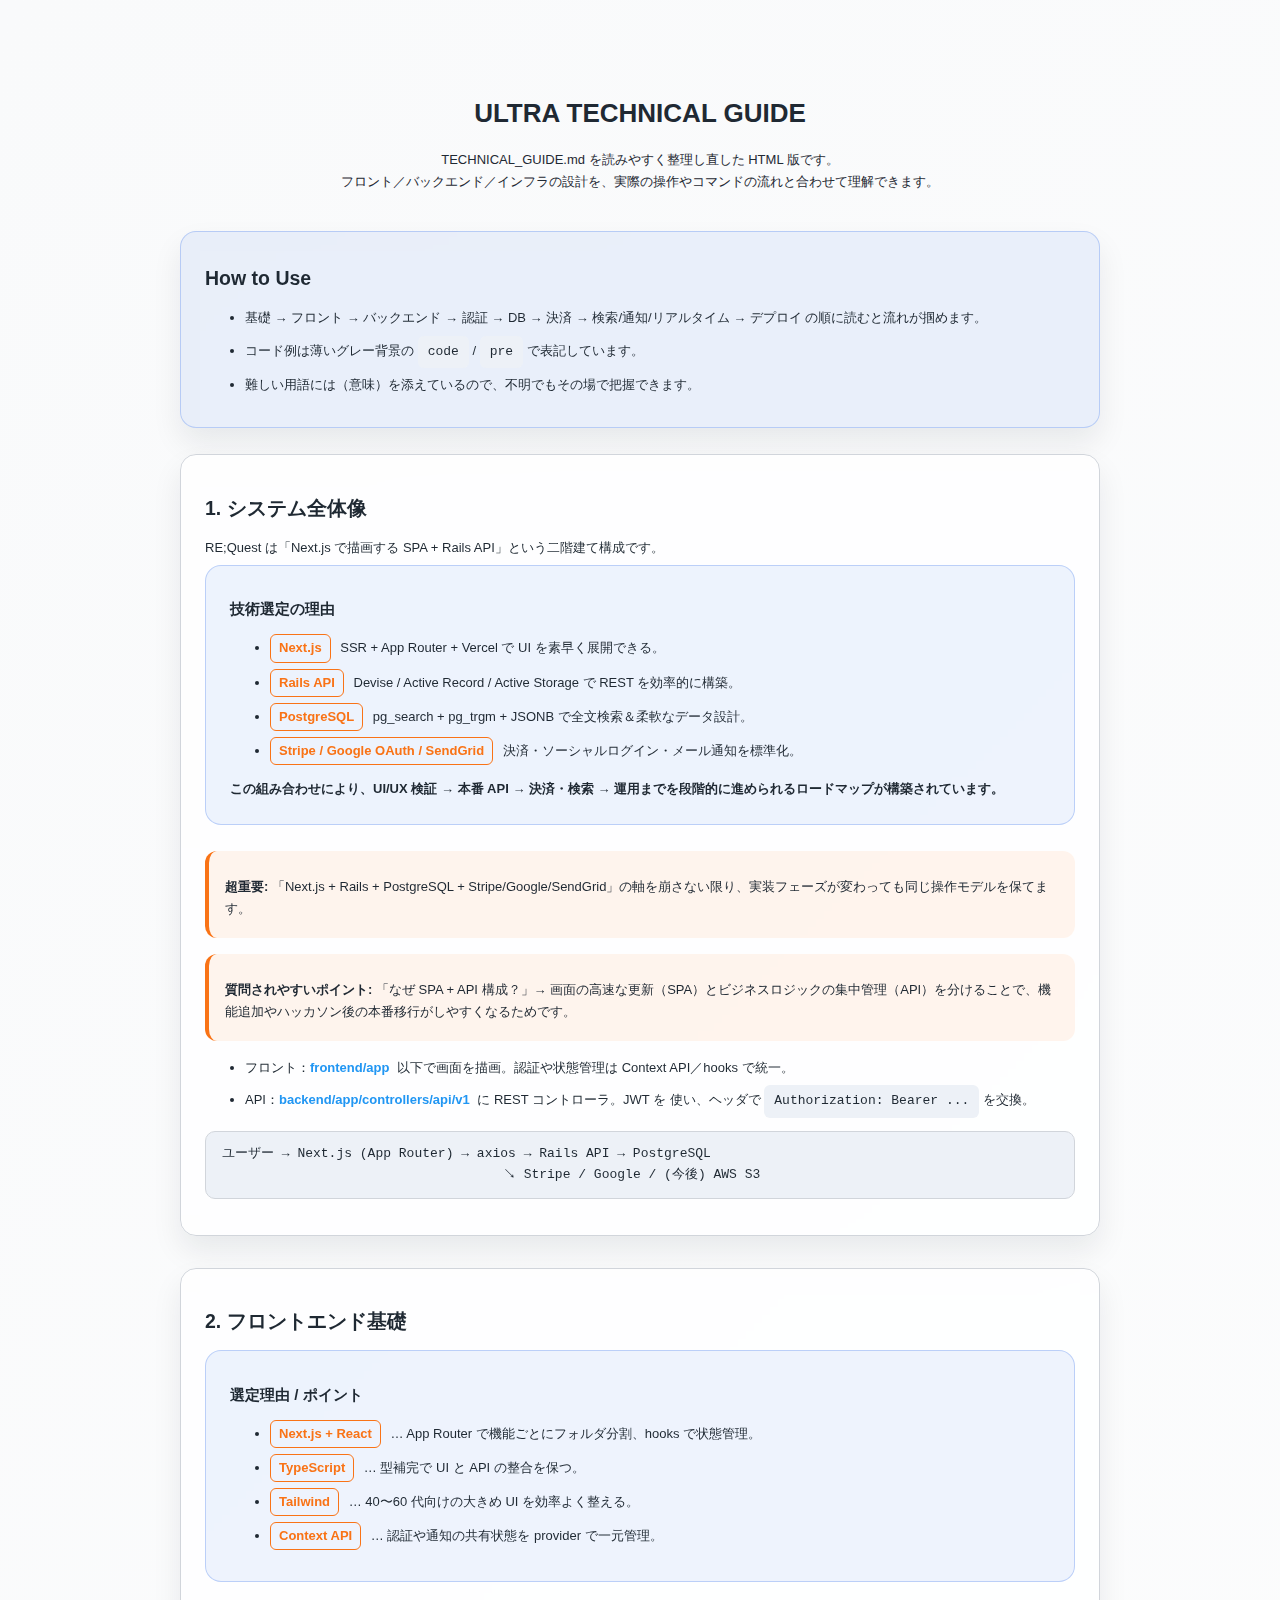
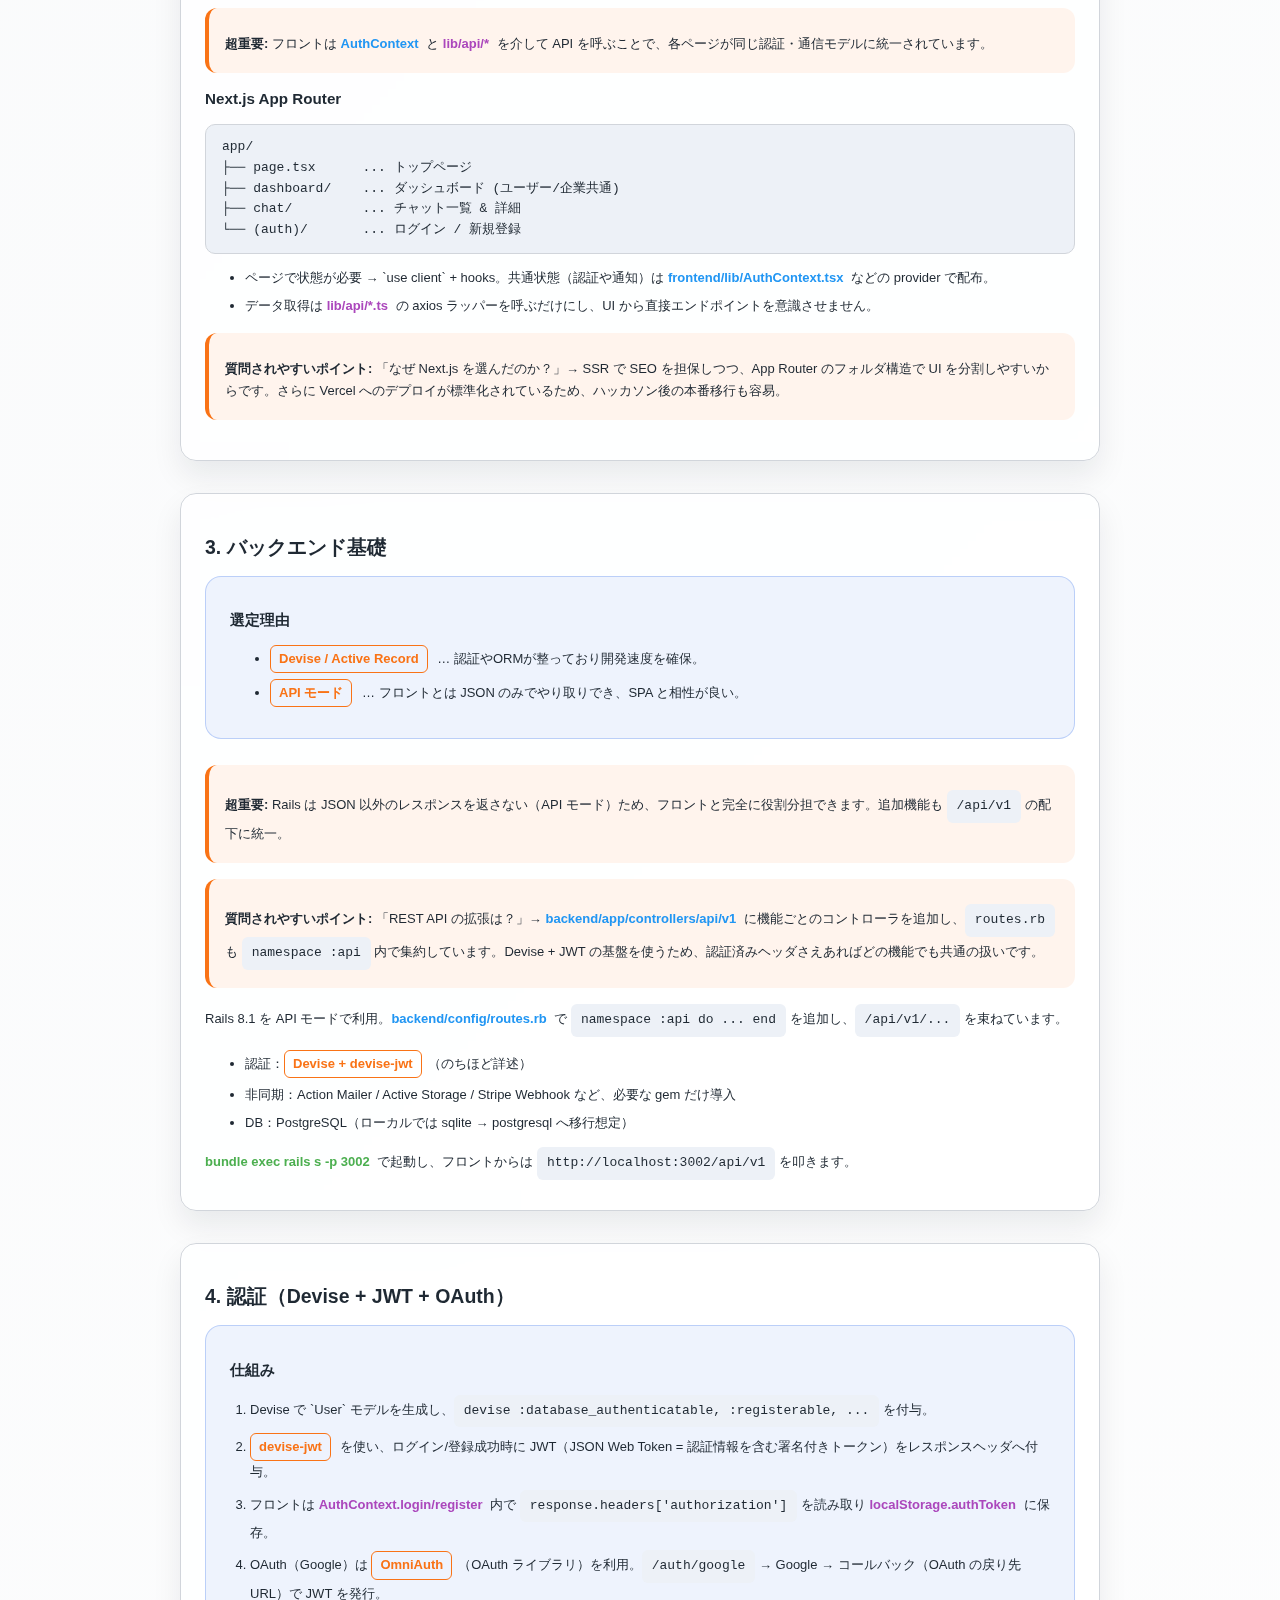
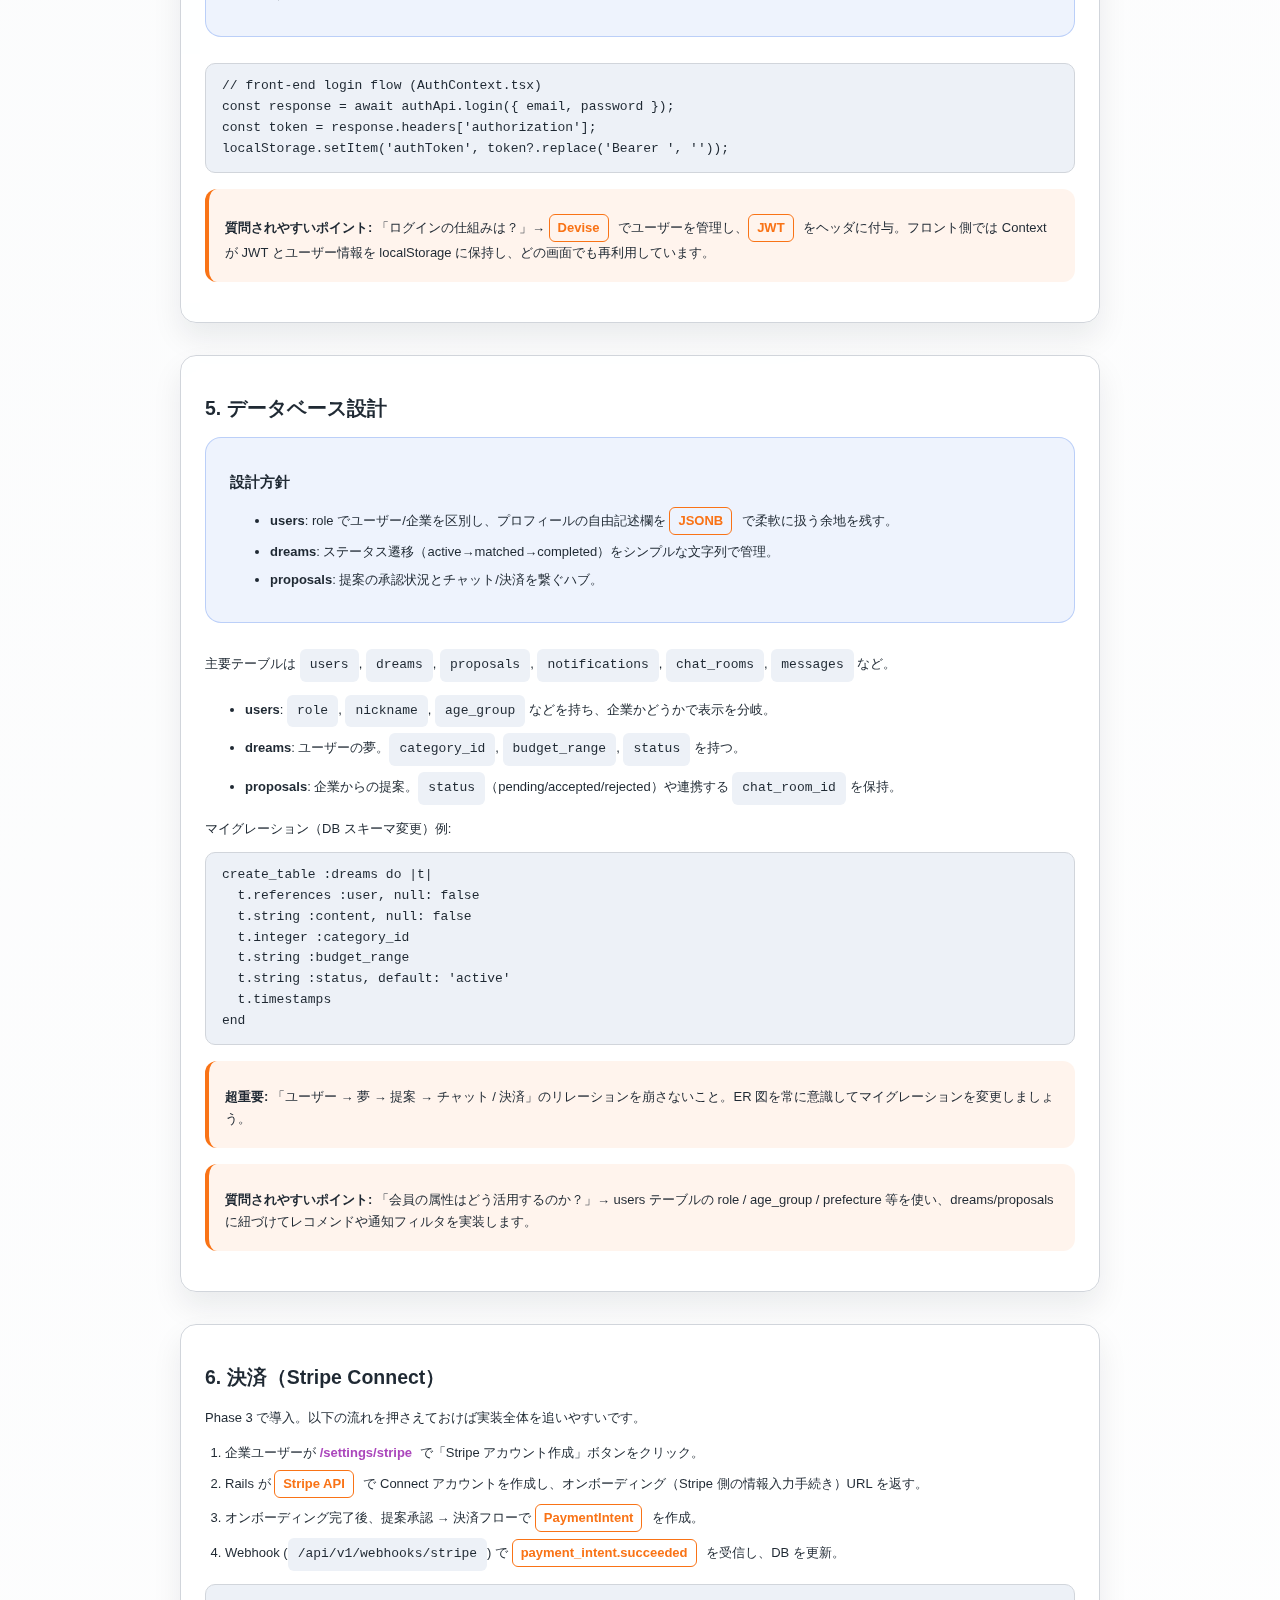
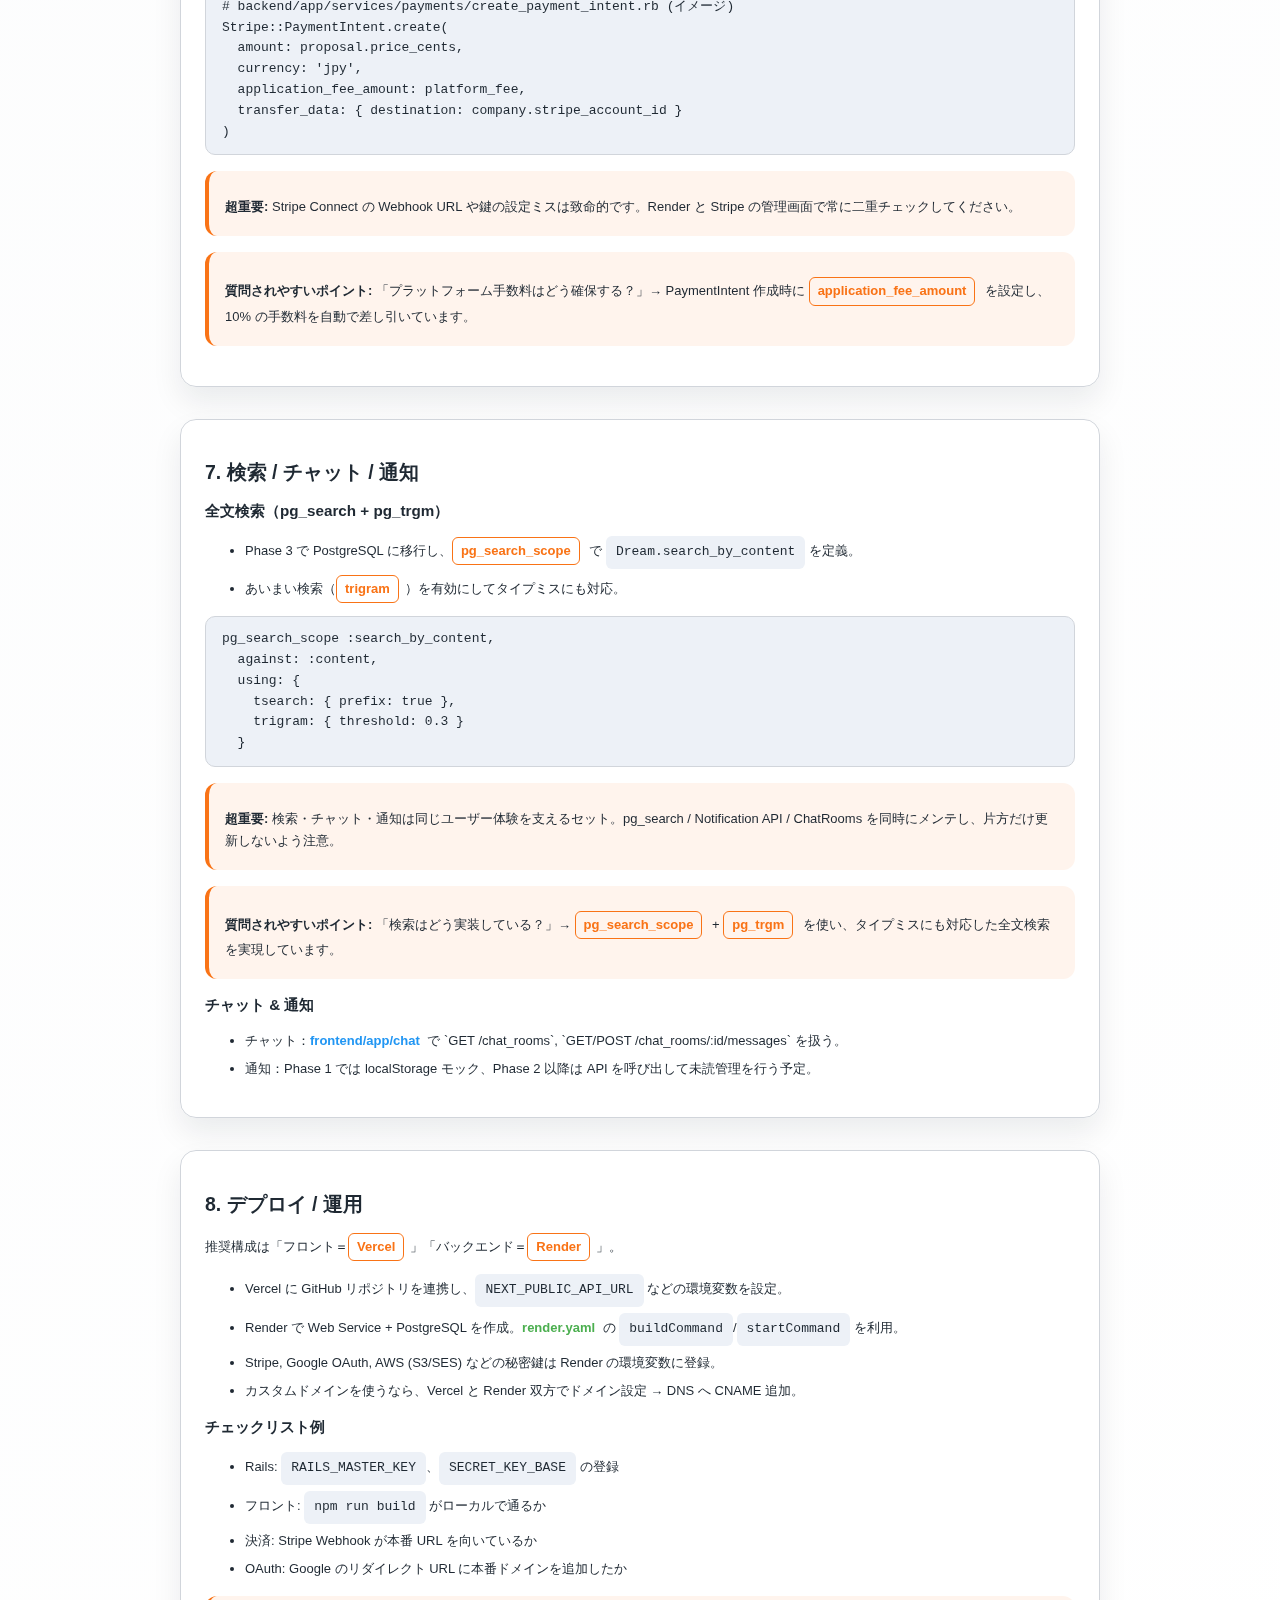
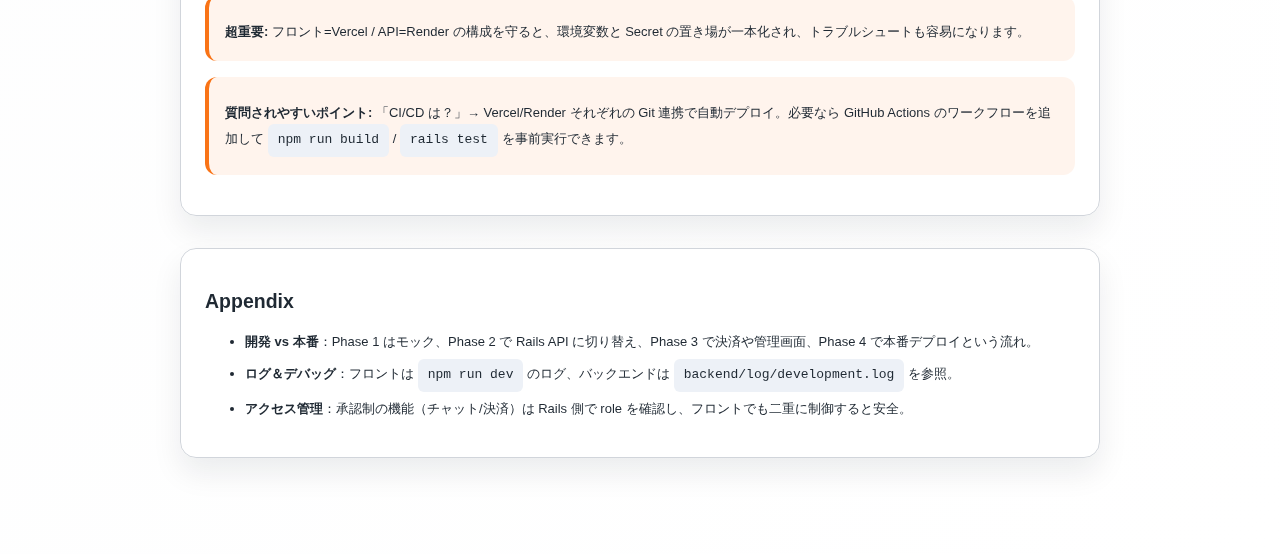
<file: ULTRA_TECHNICAL_GUIDE.html>
<!DOCTYPE html>
<html lang="ja">
  <head>
    <meta charset="UTF-8" />
    <meta name="viewport" content="width=device-width, initial-scale=1.0" />
    <title>ULTRA TECHNICAL GUIDE</title>
    <link rel="stylesheet" href="miracle.css" />
    <style>
      body {
        line-height: 1.7;
        font-size: 13px;
      }
      p,
      li {
        margin-bottom: 6px;
      }
      pre,
      code {
        line-height: 1.6;
        padding: 6px 10px;
      }
    </style>
  </head>
  <body class="ULTRA">
    <main>
      <header>
        <h1>ULTRA TECHNICAL GUIDE</h1>
        <p>
          TECHNICAL_GUIDE.md を読みやすく整理し直した HTML 版です。<br />
          フロント／バックエンド／インフラの設計を、実際の操作やコマンドの流れと合わせて理解できます。
        </p>
      </header>

      <section class="hero">
        <h2>How to Use</h2>
        <ul>
          <li>基礎 → フロント → バックエンド → 認証 → DB → 決済 → 検索/通知/リアルタイム → デプロイ の順に読むと流れが掴めます。</li>
          <li>コード例は薄いグレー背景の <code>code</code> / <code>pre</code> で表記しています。</li>
          <li>難しい用語には（意味）を添えているので、不明でもその場で把握できます。</li>
        </ul>
      </section>

      <section id="architecture">
        <h2>1. システム全体像</h2>
        <p>RE;Quest は「Next.js で描画する SPA + Rails API」という二階建て構成です。</p>
        <div class="hero">
          <h3>技術選定の理由</h3>
          <ul>
            <li><span class="tech-badge">Next.js</span> SSR + App Router + Vercel で UI を素早く展開できる。</li>
            <li><span class="tech-badge">Rails API</span> Devise / Active Record / Active Storage で REST を効率的に構築。</li>
            <li><span class="tech-badge">PostgreSQL</span> pg_search + pg_trgm + JSONB で全文検索＆柔軟なデータ設計。</li>
            <li><span class="tech-badge">Stripe / Google OAuth / SendGrid</span> 決済・ソーシャルログイン・メール通知を標準化。</li>
          </ul>
          <p><strong>この組み合わせにより、UI/UX 検証 → 本番 API → 決済・検索 → 運用までを段階的に進められるロードマップが構築されています。</strong></p>
        </div>
        <div class="highlight">
          <p><strong>超重要:</strong> 「Next.js + Rails + PostgreSQL + Stripe/Google/SendGrid」の軸を崩さない限り、実装フェーズが変わっても同じ操作モデルを保てます。</p>
        </div>
        <div class="highlight">
          <p><strong>質問されやすいポイント:</strong> 「なぜ SPA + API 構成？」→ 画面の高速な更新（SPA）とビジネスロジックの集中管理（API）を分けることで、機能追加やハッカソン後の本番移行がしやすくなるためです。</p>
        </div>
        <ul>
          <li>
            フロント：<span class="badge badge-file">frontend/app</span> 以下で画面を描画。認証や状態管理は
            Context API／hooks で統一。
          </li>
          <li>
            API：<span class="badge badge-file">backend/app/controllers/api/v1</span> に REST コントローラ。JWT を
            使い、ヘッダで <code>Authorization: Bearer ...</code> を交換。
          </li>
        </ul>
        <pre class="code-stack">ユーザー → Next.js (App Router) → axios → Rails API → PostgreSQL
                                    ↘ Stripe / Google / (今後) AWS S3</pre>
      </section>

      <section id="frontend">
        <h2>2. フロントエンド基礎</h2>
        <div class="hero">
        <h3>選定理由 / ポイント</h3>
        <ul>
          <li><span class="tech-badge">Next.js + React</span> … App Router で機能ごとにフォルダ分割、hooks で状態管理。</li>
          <li><span class="tech-badge">TypeScript</span> … 型補完で UI と API の整合を保つ。</li>
          <li><span class="tech-badge">Tailwind</span> … 40〜60 代向けの大きめ UI を効率よく整える。</li>
          <li><span class="tech-badge">Context API</span> … 認証や通知の共有状態を provider で一元管理。</li>
        </ul>
        </div>
        <div class="highlight">
          <p><strong>超重要:</strong> フロントは <span class="badge badge-file">AuthContext</span> と <span class="badge badge-state">lib/api/*</span> を介して API を呼ぶことで、各ページが同じ認証・通信モデルに統一されています。</p>
        </div>
        <h3>Next.js App Router</h3>
        <pre class="code-stack">app/
├── page.tsx      ... トップページ
├── dashboard/    ... ダッシュボード (ユーザー/企業共通)
├── chat/         ... チャット一覧 &amp; 詳細
└── (auth)/       ... ログイン / 新規登録</pre>
        <ul>
          <li>
            ページで状態が必要 → `use client` + hooks。共通状態（認証や通知）は
            <span class="badge badge-file">frontend/lib/AuthContext.tsx</span> などの provider で配布。
          </li>
          <li>
            データ取得は <span class="badge badge-state">lib/api/*.ts</span> の axios ラッパーを呼ぶだけにし、UI
            から直接エンドポイントを意識させません。
          </li>
        </ul>
        <div class="highlight">
          <p><strong>質問されやすいポイント:</strong> 「なぜ Next.js を選んだのか？」→ SSR で SEO を担保しつつ、App Router のフォルダ構造で UI を分割しやすいからです。さらに Vercel へのデプロイが標準化されているため、ハッカソン後の本番移行も容易。</p>
        </div>
      </section>

      <section id="backend">
        <h2>3. バックエンド基礎</h2>
        <div class="hero">
          <h3>選定理由</h3>
          <ul>
            <li><span class="tech-badge">Devise / Active Record</span> … 認証やORMが整っており開発速度を確保。</li>
            <li><span class="tech-badge">API モード</span> … フロントとは JSON のみでやり取りでき、SPA と相性が良い。</li>
          </ul>
        </div>
        <div class="highlight">
          <p><strong>超重要:</strong> Rails は JSON 以外のレスポンスを返さない（API モード）ため、フロントと完全に役割分担できます。追加機能も <code>/api/v1</code> の配下に統一。</p>
        </div>
        <div class="highlight">
          <p><strong>質問されやすいポイント:</strong> 「REST API の拡張は？」→ <span class="badge badge-file">backend/app/controllers/api/v1</span> に機能ごとのコントローラを追加し、<code>routes.rb</code> も <code>namespace :api</code> 内で集約しています。Devise + JWT の基盤を使うため、認証済みヘッダさえあればどの機能でも共通の扱いです。</p>
        </div>
        <p>
          Rails 8.1 を API モードで利用。<span class="badge badge-file">backend/config/routes.rb</span> で
          <code>namespace :api do ... end</code> を追加し、<code>/api/v1/...</code> を束ねています。
        </p>
        <ul>
          <li>認証：<span class="tech-badge">Devise + devise-jwt</span>（のちほど詳述）</li>
          <li>非同期：Action Mailer / Active Storage / Stripe Webhook など、必要な gem だけ導入</li>
          <li>DB：PostgreSQL（ローカルでは sqlite → postgresql へ移行想定）</li>
        </ul>
        <p>
          <span class="badge badge-command">bundle exec rails s -p 3002</span> で起動し、フロントからは
          <code>http://localhost:3002/api/v1</code> を叩きます。
        </p>
      </section>

      <section id="auth">
        <h2>4. 認証（Devise + JWT + OAuth）</h2>
        <div class="hero">
          <h3>仕組み</h3>
          <ol class="steps">
            <li>Devise で `User` モデルを生成し、<code>devise :database_authenticatable, :registerable, ...</code> を付与。</li>
            <li><span class="tech-badge">devise-jwt</span> を使い、ログイン/登録成功時に JWT（JSON Web Token = 認証情報を含む署名付きトークン）をレスポンスヘッダへ付与。</li>
            <li>
              フロントは <span class="badge badge-state">AuthContext.login/register</span> 内で
              <code>response.headers['authorization']</code> を読み取り
              <span class="badge badge-state">localStorage.authToken</span> に保存。
            </li>
            <li>OAuth（Google）は <span class="tech-badge">OmniAuth</span>（OAuth ライブラリ）を利用。<code>/auth/google</code> → Google → コールバック（OAuth の戻り先 URL）で JWT を発行。</li>
          </ol>
        </div>
        <pre class="code-stack">// front-end login flow (AuthContext.tsx)
const response = await authApi.login({ email, password });
const token = response.headers['authorization'];
localStorage.setItem('authToken', token?.replace('Bearer ', ''));</pre>
        <div class="highlight">
          <p><strong>質問されやすいポイント:</strong> 「ログインの仕組みは？」→ <span class="tech-badge">Devise</span> でユーザーを管理し、<span class="tech-badge">JWT</span> をヘッダに付与。フロント側では Context が JWT とユーザー情報を localStorage に保持し、どの画面でも再利用しています。</p>
        </div>
      </section>

      <section id="db">
        <h2>5. データベース設計</h2>
        <div class="hero">
          <h3>設計方針</h3>
          <ul>
            <li><strong>users</strong>: role でユーザー/企業を区別し、プロフィールの自由記述欄を <span class="tech-badge">JSONB</span> で柔軟に扱う余地を残す。</li>
            <li><strong>dreams</strong>: ステータス遷移（active→matched→completed）をシンプルな文字列で管理。</li>
            <li><strong>proposals</strong>: 提案の承認状況とチャット/決済を繋ぐハブ。</li>
          </ul>
        </div>
        <p>
          主要テーブルは <code>users</code>, <code>dreams</code>, <code>proposals</code>, <code>notifications</code>, <code>chat_rooms</code>, <code>messages</code> など。
        </p>
        <ul>
          <li>
            <strong>users</strong>: <code>role</code>, <code>nickname</code>, <code>age_group</code> などを持ち、企業かどうかで表示を分岐。
          </li>
          <li>
            <strong>dreams</strong>: ユーザーの夢。<code>category_id</code>, <code>budget_range</code>, <code>status</code> を持つ。
          </li>
          <li>
            <strong>proposals</strong>: 企業からの提案。<code>status</code>（pending/accepted/rejected）や連携する
            <code>chat_room_id</code> を保持。
          </li>
        </ul>
        <p>マイグレーション（DB スキーマ変更）例:</p>
        <pre class="code-stack">create_table :dreams do |t|
  t.references :user, null: false
  t.string :content, null: false
  t.integer :category_id
  t.string :budget_range
  t.string :status, default: 'active'
  t.timestamps
end</pre>
        <div class="highlight">
          <p><strong>超重要:</strong> 「ユーザー → 夢 → 提案 → チャット / 決済」のリレーションを崩さないこと。ER 図を常に意識してマイグレーションを変更しましょう。</p>
        </div>
        <div class="highlight">
          <p><strong>質問されやすいポイント:</strong> 「会員の属性はどう活用するのか？」→ users テーブルの role / age_group / prefecture 等を使い、dreams/proposals に紐づけてレコメンドや通知フィルタを実装します。</p>
        </div>
      </section>

      <section id="payment">
        <h2>6. 決済（Stripe Connect）</h2>
        <p>Phase 3 で導入。以下の流れを押さえておけば実装全体を追いやすいです。</p>
        <ol class="steps">
          <li>企業ユーザーが <span class="badge badge-state">/settings/stripe</span> で「Stripe アカウント作成」ボタンをクリック。</li>
          <li>Rails が <span class="tech-badge">Stripe API</span> で Connect アカウントを作成し、オンボーディング（Stripe 側の情報入力手続き）URL を返す。</li>
          <li>オンボーディング完了後、提案承認 → 決済フローで <span class="tech-badge">PaymentIntent</span> を作成。</li>
          <li>Webhook (<code>/api/v1/webhooks/stripe</code>) で <span class="tech-badge">payment_intent.succeeded</span> を受信し、DB を更新。</li>
        </ol>
        <pre class="code-stack"># backend/app/services/payments/create_payment_intent.rb (イメージ)
Stripe::PaymentIntent.create(
  amount: proposal.price_cents,
  currency: 'jpy',
  application_fee_amount: platform_fee,
  transfer_data: { destination: company.stripe_account_id }
)</pre>
        <div class="highlight">
          <p><strong>超重要:</strong> Stripe Connect の Webhook URL や鍵の設定ミスは致命的です。Render と Stripe の管理画面で常に二重チェックしてください。</p>
        </div>
        <div class="highlight">
          <p><strong>質問されやすいポイント:</strong> 「プラットフォーム手数料はどう確保する？」→ PaymentIntent 作成時に <span class="tech-badge">application_fee_amount</span> を設定し、10% の手数料を自動で差し引いています。</p>
        </div>
      </section>

      <section id="search-realtime">
        <h2>7. 検索 / チャット / 通知</h2>
        <h3>全文検索（pg_search + pg_trgm）</h3>
        <ul>
          <li>Phase 3 で PostgreSQL に移行し、<span class="tech-badge">pg_search_scope</span> で <code>Dream.search_by_content</code> を定義。</li>
          <li>あいまい検索（<span class="tech-badge">trigram</span>）を有効にしてタイプミスにも対応。</li>
        </ul>
        <pre class="code-stack">pg_search_scope :search_by_content,
  against: :content,
  using: {
    tsearch: { prefix: true },
    trigram: { threshold: 0.3 }
  }</pre>
        <div class="highlight">
          <p><strong>超重要:</strong> 検索・チャット・通知は同じユーザー体験を支えるセット。pg_search / Notification API / ChatRooms を同時にメンテし、片方だけ更新しないよう注意。</p>
        </div>
        <div class="highlight">
          <p><strong>質問されやすいポイント:</strong> 「検索はどう実装している？」→ <span class="tech-badge">pg_search_scope</span> + <span class="tech-badge">pg_trgm</span> を使い、タイプミスにも対応した全文検索を実現しています。</p>
        </div>

        <h3>チャット &amp; 通知</h3>
        <ul>
          <li>チャット：<span class="badge badge-file">frontend/app/chat</span> で `GET /chat_rooms`, `GET/POST /chat_rooms/:id/messages` を扱う。</li>
          <li>通知：Phase 1 では localStorage モック、Phase 2 以降は API を呼び出して未読管理を行う予定。</li>
        </ul>
      </section>

      <section id="deploy">
        <h2>8. デプロイ / 運用</h2>
        <p>推奨構成は「フロント＝<span class="tech-badge">Vercel</span>」「バックエンド＝<span class="tech-badge">Render</span>」。</p>
        <ul>
          <li>Vercel に GitHub リポジトリを連携し、<code>NEXT_PUBLIC_API_URL</code> などの環境変数を設定。</li>
          <li>Render で Web Service + PostgreSQL を作成。<span class="badge badge-command">render.yaml</span> の <code>buildCommand</code>/<code>startCommand</code> を利用。</li>
          <li>Stripe, Google OAuth, AWS (S3/SES) などの秘密鍵は Render の環境変数に登録。</li>
          <li>カスタムドメインを使うなら、Vercel と Render 双方でドメイン設定 → DNS へ CNAME 追加。</li>
        </ul>
        <h3>チェックリスト例</h3>
        <ul>
          <li>Rails: <code>RAILS_MASTER_KEY</code>、<code>SECRET_KEY_BASE</code> の登録</li>
          <li>フロント: <code>npm run build</code> がローカルで通るか</li>
          <li>決済: Stripe Webhook が本番 URL を向いているか</li>
          <li>OAuth: Google のリダイレクト URL に本番ドメインを追加したか</li>
        </ul>
        <div class="highlight">
          <p><strong>超重要:</strong> フロント=Vercel / API=Render の構成を守ると、環境変数と Secret の置き場が一本化され、トラブルシュートも容易になります。</p>
        </div>
        <div class="highlight">
          <p><strong>質問されやすいポイント:</strong> 「CI/CD は？」→ Vercel/Render それぞれの Git 連携で自動デプロイ。必要なら GitHub Actions のワークフローを追加して <code>npm run build</code> / <code>rails test</code> を事前実行できます。</p>
        </div>
      </section>

      <section>
        <h2>Appendix</h2>
        <ul>
          <li><strong>開発 vs 本番</strong>：Phase 1 はモック、Phase 2 で Rails API に切り替え、Phase 3 で決済や管理画面、Phase 4 で本番デプロイという流れ。</li>
          <li><strong>ログ＆デバッグ</strong>：フロントは <code>npm run dev</code> のログ、バックエンドは <code>backend/log/development.log</code> を参照。</li>
          <li><strong>アクセス管理</strong>：承認制の機能（チャット/決済）は Rails 側で role を確認し、フロントでも二重に制御すると安全。</li>
        </ul>
      </section>
    </main>
  </body>
</html>
</file>
<file: miracle.css>
:root {
  color-scheme: light dark;
  --bg: #f9fafb;
  --fg: #1f2933;
  --card-bg: rgba(255, 255, 255, 0.8);
  --border: #d1d5db;
  --accent: #2563eb;
  --code-bg: #edf1f7;
}

@media (prefers-color-scheme: dark) {
  :root {
    --bg: #0f172a;
    --fg: #f8fafc;
    --card-bg: rgba(15, 23, 42, 0.95);
    --border: #243b53;
    --code-bg: rgba(255, 255, 255, 0.08);
  }
}

* {
  box-sizing: border-box;
}

body {
  font-family: "Segoe UI", "Noto Sans JP", sans-serif;
  margin: 0;
  padding: 0;
  background: linear-gradient(135deg, var(--bg), #ffffff05);
  color: var(--fg);
  line-height: 1.6;
}

body.ULTRA .badge {
  border: none;
  padding: 0;
}

main {
  max-width: 960px;
  margin: 0 auto;
  padding: 48px 20px 64px;
}

h1, h2, h3, h4 {
  color: var(--fg);
  line-height: 1.3;
}

header {
  padding: 32px 0;
  text-align: center;
}

section {
  background: var(--card-bg);
  border: 1px solid var(--border);
  border-radius: 16px;
  padding: 24px;
  margin-bottom: 32px;
  backdrop-filter: blur(8px);
  box-shadow: 0 15px 30px rgba(15, 23, 42, 0.08);
}

.badge {
  font-weight: 600;
  margin-right: 4px;
  line-height: 1.5;
}

.badge-outline,
.badge-command,
.badge-file,
.badge-state {
  border: 1px solid currentColor;
  border-radius: 6px;
  padding: 2px 8px;
  display: inline-block;
  max-width: 100%;
  white-space: normal;
  overflow-wrap: anywhere;
  word-break: break-word;
}

.badge-command {
  color: #4caf50;
}

.badge-file {
  color: #2196f3;
}

.badge-state {
  color: #ab47bc;
}

code {
  background: var(--code-bg);
  border-radius: 6px;
  padding: 4px 8px;
  display: inline-block;
}

.code-stack,
pre {
  background: var(--code-bg);
  border-radius: 10px;
  border: 1px solid var(--border);
  padding: 12px 16px;
  margin: 12px 0;
  overflow-x: auto;
  white-space: pre-wrap;
  word-break: break-word;
}

.code-stack pre {
  background: transparent;
  border: none;
  padding: 0;
}

.code-stack,
code {
  white-space: pre-wrap;
  word-break: break-word;
  overflow-wrap: anywhere;
}

table {
  width: 100%;
  border-collapse: collapse;
  margin: 16px 0;
}

.responsive-table {
  border-radius: 14px;
  overflow: hidden;
}

th, td {
  border: 1px solid var(--border);
  padding: 10px 12px;
  text-align: left;
}

.steps {
  counter-reset: step;
  padding-left: 20px;
}

.steps li {
  margin-bottom: 6px;
}

.omake {
  border-top: 1px dashed var(--border);
  margin-top: 18px;
  padding-top: 14px;
  font-size: 0.92rem;
}

.omake h4 {
  margin: 0 0 6px;
  font-size: 1rem;
}

.hero {
  background: rgba(37, 99, 235, 0.08);
  border-radius: 16px;
  padding: 18px 24px;
  margin-bottom: 26px;
  border: 1px solid rgba(37, 99, 235, 0.25);
}

.highlight {
  background: rgba(249, 115, 22, 0.08);
  border-left: 4px solid #f97316;
  border-radius: 12px;
  padding: 12px 16px;
  margin: 16px 0;
}

.hero,
.highlight,
.omake,
.code-stack {
  word-break: break-word;
  overflow-wrap: anywhere;
}

.tech-badge {
  display: inline-block;
  border-radius: 6px;
  border: 1px solid #f97316;
  color: #f97316;
  padding: 2px 8px;
  margin-right: 6px;
  font-weight: 600;
}

.toc ul {
  list-style: none;
  padding-left: 0;
  columns: 2;
  gap: 12px;
}

.toc a {
  color: var(--accent);
  text-decoration: none;
}

@media (max-width: 720px) {
  main {
    padding: 32px 16px 48px;
  }

  header {
    padding: 20px 0;
  }

  section {
    padding: 18px;
    margin-bottom: 24px;
  }

  .hero {
    padding: 16px;
  }

  .badge-outline,
  .badge-command,
  .badge-file,
  .badge-state,
  code {
    display: inline;
  }

  .responsive-table {
    display: block;
    border: none;
  }

  .responsive-table thead {
    display: none;
  }

  .responsive-table tbody,
  .responsive-table tr,
  .responsive-table td {
    display: block;
    width: 100%;
  }

  .responsive-table tr {
    margin-bottom: 16px;
    border: 1px solid var(--border);
    border-radius: 14px;
    padding: 6px 0;
    background: var(--card-bg);
  }

  .responsive-table td {
    border: none;
    border-bottom: 1px solid var(--border);
    padding: 12px 16px 12px 130px;
    position: relative;
    font-size: 0.95em;
  }

  .responsive-table td:last-child {
    border-bottom: none;
  }

  .responsive-table td::before {
    content: attr(data-label);
    position: absolute;
    left: 16px;
    top: 12px;
    font-weight: 600;
    color: #64748b;
    width: 100px;
  }

  .toc ul {
    columns: 1;
  }

  .cta-buttons {
    width: 100%;
    display: flex;
    flex-direction: column;
  }

  .cta-buttons a {
    width: 100%;
  }

  body {
    font-size: 15px;
  }
}
</file>
